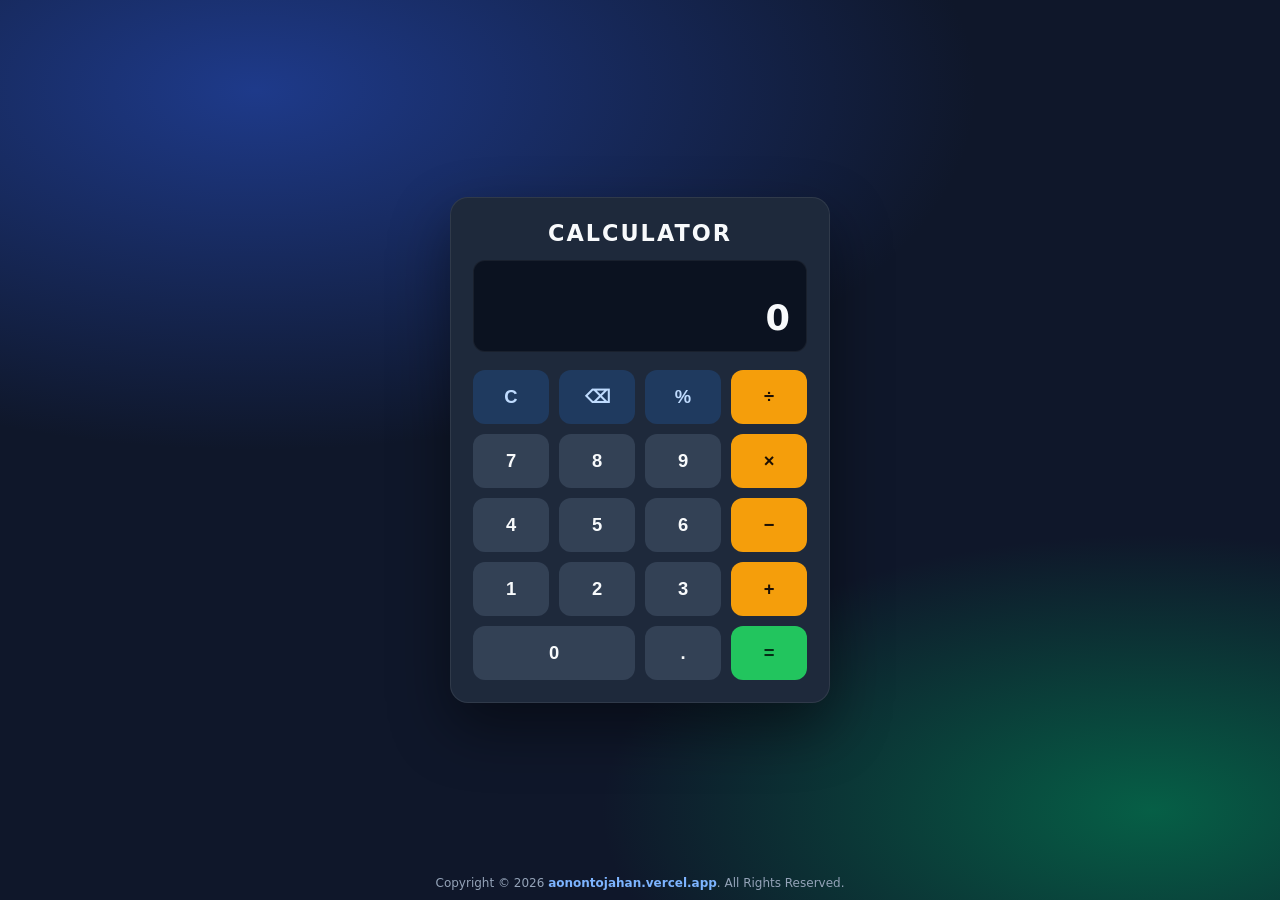
<file: WebDev-L2-Calculator/index.html>
<!DOCTYPE html>
<html lang="en">
<head>
  <meta charset="UTF-8" />
  <meta name="viewport" content="width=device-width, initial-scale=1.0" />
  <title>Calculator | OIBSIP Task 1</title>
  <link rel="stylesheet" href="style.css" />
</head>
<body>
  <main class="page">
    <section class="calculator" aria-label="Calculator">
      <header class="calc-header">
        <h1>CALCULATOR</h1>
      </header>

      <!-- Display screen: shows current input + result (click result for copy the result) -->
      <div class="display" aria-live="polite">
        <div id="expression" class="display-expression" aria-label="Expression">&nbsp;</div>
        <div id="result" class="display-result copyable" aria-label="Result" title="Click to copy result">0</div>
        <div id="copyToast" class="copy-toast" role="status" aria-live="polite">Copied!</div>
      </div>

      <!-- Button grid: CSS Grid layout, no inline onclick -->
      <div class="buttons" role="grid" aria-label="Calculator buttons">
        <button type="button" class="btn btn-func" data-action="clear" aria-label="Clear">C</button>
        <button type="button" class="btn btn-func" data-action="delete" aria-label="Backspace">&#9003;</button>
        <button type="button" class="btn btn-func" data-action="percent" aria-label="Percent">%</button>
        <button type="button" class="btn btn-op" data-action="operator" data-value="/" aria-label="Divide">&divide;</button>

        <button type="button" class="btn btn-num" data-action="number" data-value="7">7</button>
        <button type="button" class="btn btn-num" data-action="number" data-value="8">8</button>
        <button type="button" class="btn btn-num" data-action="number" data-value="9">9</button>
        <button type="button" class="btn btn-op" data-action="operator" data-value="*" aria-label="Multiply">&times;</button>

        <button type="button" class="btn btn-num" data-action="number" data-value="4">4</button>
        <button type="button" class="btn btn-num" data-action="number" data-value="5">5</button>
        <button type="button" class="btn btn-num" data-action="number" data-value="6">6</button>
        <button type="button" class="btn btn-op" data-action="operator" data-value="-" aria-label="Subtract">&minus;</button>

        <button type="button" class="btn btn-num" data-action="number" data-value="1">1</button>
        <button type="button" class="btn btn-num" data-action="number" data-value="2">2</button>
        <button type="button" class="btn btn-num" data-action="number" data-value="3">3</button>
        <button type="button" class="btn btn-op" data-action="operator" data-value="+" aria-label="Add">+</button>

        <button type="button" class="btn btn-num btn-zero" data-action="number" data-value="0">0</button>
        <button type="button" class="btn btn-num" data-action="decimal" data-value=".">.</button>
        <button type="button" class="btn btn-equals" data-action="equals" aria-label="Equals">=</button>
      </div>

    </section>
  </main>

  <footer class="site-footer">
    <p>Copyright © 2026 <a href="https://aonontojahan.vercel.app" target="_blank" rel="noopener">aonontojahan.vercel.app</a>. All Rights Reserved.</p>
  </footer>

  <script src="script.js"></script>
</body>
</html>
</file>
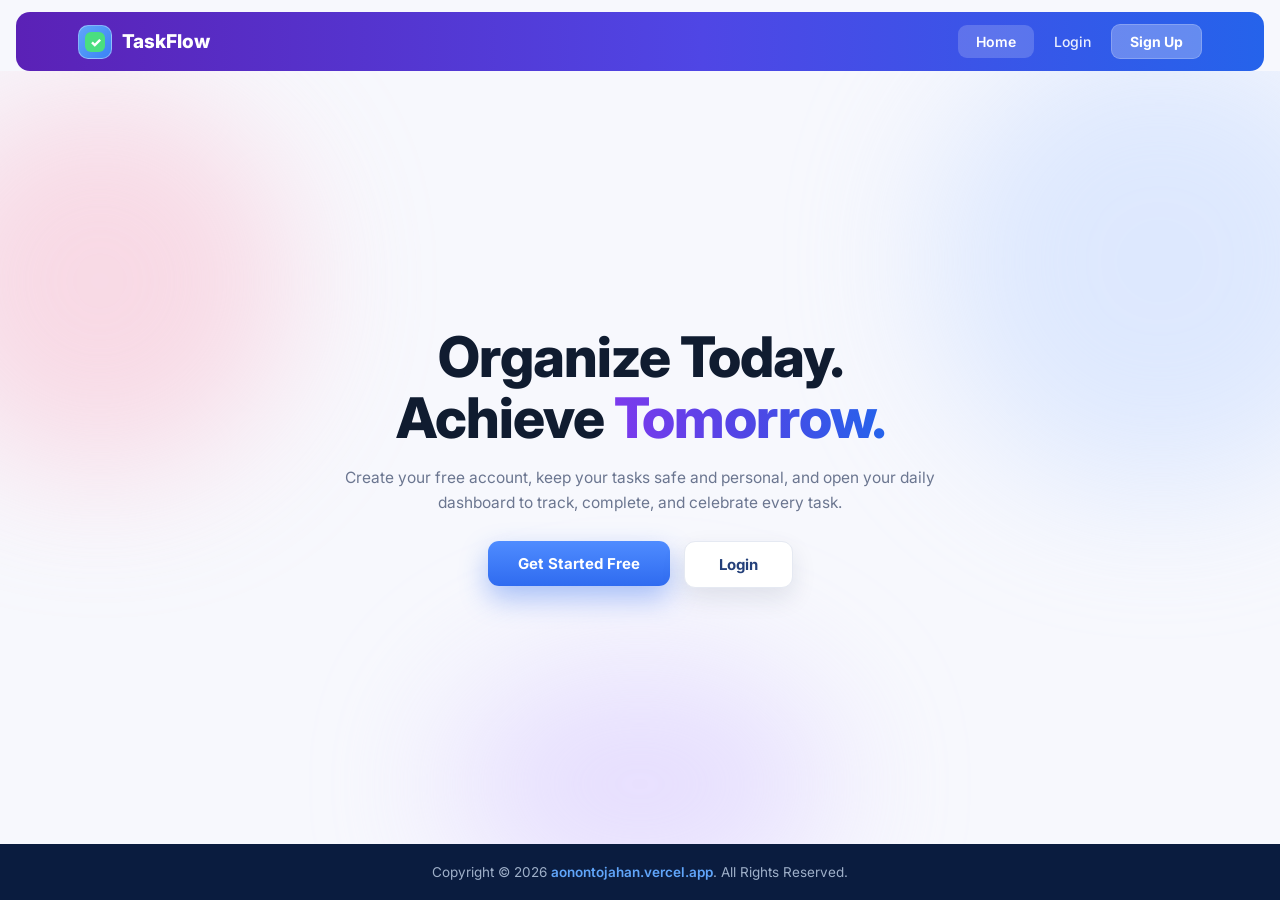
<file: WebDev-L2-LoginAuthenticationSystem/index.html>
<!DOCTYPE html>
<html lang="en">
<head>
  <meta charset="UTF-8">
  <meta name="viewport" content="width=device-width, initial-scale=1.0">
  <title>TaskFlow — Organize Today. Achieve Tomorrow.</title>
  <link rel="stylesheet" href="style.css">
  <link rel="preconnect" href="https://fonts.googleapis.com">
  <link href="https://fonts.googleapis.com/css2?family=Inter:wght@400;500;600;700;800&display=swap" rel="stylesheet">
</head>
<body class="landing-body">
  <nav class="landing-nav">
    <div class="landing-nav-inner">
      <a class="brand" href="index.html"><span class="brand-mark"><span>✓</span></span> TaskFlow</a>
      <div class="nav-links">
        <a class="nav-pill" href="index.html">Home</a>
        <a class="nav-link" href="login.html">Login</a>
        <a class="nav-cta" href="register.html">Sign Up</a>
      </div>
    </div>
  </nav>

  <main class="hero-wrap">
    <div class="blob blob-pink"></div>
    <div class="blob blob-blue"></div>
    <div class="blob blob-purple"></div>
    <div class="hero">
      <h1>Organize Today.<br>Achieve <span class="grad-text">Tomorrow.</span></h1>
      <p>Create your free account, keep your tasks safe and personal, and open your daily dashboard to track, complete, and celebrate every task.</p>
      <div class="hero-btns">
        <a href="register.html"><button class="btn-primary" type="button">Get Started Free</button></a>
        <a href="login.html"><button class="btn-white" type="button">Login</button></a>
      </div>
    </div>
  </main>

  <footer class="landing-footer">
    Copyright © 2026 <a href="https://aonontojahan.vercel.app" target="_blank" rel="noopener">aonontojahan.vercel.app</a>. All Rights Reserved.
  </footer>

  <script>
    // Logged-in users skip straight to the dashboard
    if (sessionStorage.getItem('taskflow_session')) {
      window.location.href = 'dashboard.html';
    }
  </script>
</body>
</html>
</file>
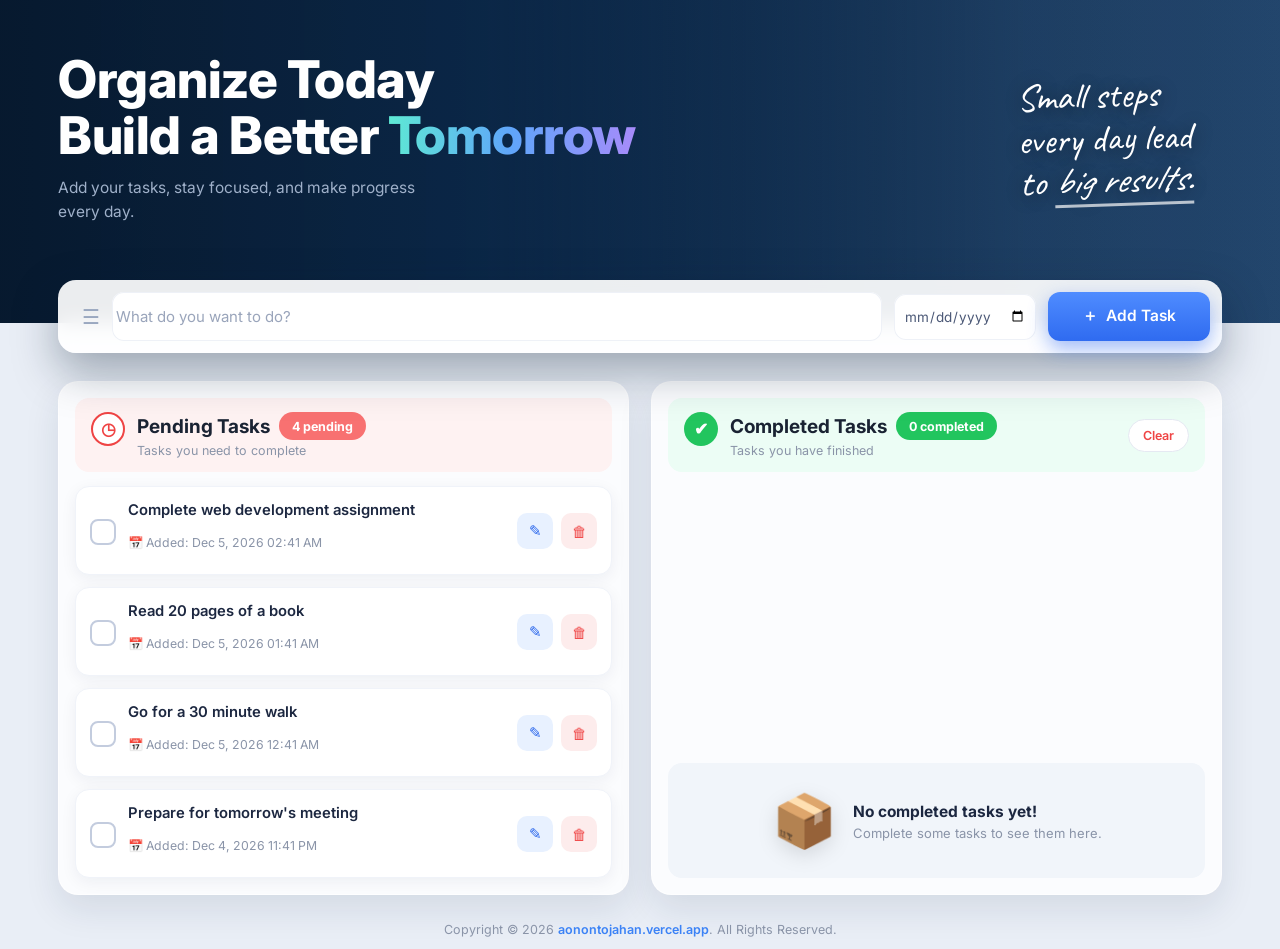
<file: WebDev-L2-ToDoWebApp/index.html>
<!DOCTYPE html>
<html lang="en">
<head>
  <meta charset="UTF-8">
  <meta name="viewport" content="width=device-width, initial-scale=1.0">
  <title>MyTodo — Organize Today</title>
  <link rel="stylesheet" href="style.css">
  <link rel="preconnect" href="https://fonts.googleapis.com">
  <link href="https://fonts.googleapis.com/css2?family=Inter:wght@400;500;600;700;800&family=Caveat:wght@600;700&display=swap" rel="stylesheet">
</head>
<body>

  <!-- ===== Hero / header ===== -->
  <header class="hero">
    <div class="hero-bg"></div>
    <div class="hero-inner">
      <div class="hero-grid">
        <div class="hero-left">
          <h1>Organize Today<br>Build a Better <span class="grad">Tomorrow</span></h1>
          <p class="hero-sub">Add your tasks, stay focused, and make progress<br>every day.</p>
        </div>
        <div class="hero-quote">Small steps<br>every day lead<br>to <em>big results.</em></div>
      </div>

      <!-- Add task bar -->
      <div class="add-bar">
        <form id="task-form" autocomplete="off">
          <span class="menu-icon">☰</span>
          <input type="text" id="task-input" placeholder="What do you want to do?" maxlength="200">
          <input type="date" id="task-date" title="Pick a day for this task">
          <button type="submit" id="add-btn">＋&nbsp; Add Task</button>
        </form>
        <p class="error" id="form-error" hidden>Please type a task first.</p>
      </div>
    </div>
  </header>

  <!-- ===== Two panels ===== -->
  <main class="panels" id="lists-container">

    <!-- Pending -->
    <section class="panel">
      <div class="panel-head pink">
        <div class="head-left">
          <span class="head-icon red">◷</span>
          <div>
            <h2>Pending Tasks <span class="num-badge red-badge" id="pending-count">0 pending</span></h2>
            <p>Tasks you need to complete</p>
          </div>
        </div>
      </div>

      <ul class="task-list" id="pending-list"></ul>

      <div class="empty-card" id="pending-empty">
        <div class="empty-art">📋</div>
        <div>
          <b>No pending tasks!</b>
          <p>Great job! You're all caught up.</p>
        </div>
      </div>
    </section>

    <!-- Completed -->
    <section class="panel">
      <div class="panel-head green">
        <div class="head-left">
          <span class="head-icon green-icon">✔</span>
          <div>
            <h2>Completed Tasks <span class="num-badge green-badge" id="completed-count">0 completed</span></h2>
            <p>Tasks you have finished</p>
          </div>
        </div>
        <button class="clear-btn" id="clear-completed">Clear</button>
      </div>

      <ul class="task-list" id="completed-list"></ul>

      <div class="empty-card" id="completed-empty">
        <div class="empty-art">📦</div>
        <div>
          <b>No completed tasks yet!</b>
          <p>Complete some tasks to see them here.</p>
        </div>
      </div>
    </section>

  </main>

  <footer class="site-footer">
    <p>Copyright © 2026 <a href="https://aonontojahan.vercel.app" target="_blank" rel="noopener">aonontojahan.vercel.app</a>. All Rights Reserved.</p>
  </footer>

  <!-- hidden fields used by script (progress kept for logic) -->
  <span id="stat-total" hidden>0</span>
  <span id="stat-pending" hidden>0</span>
  <span id="stat-completed" hidden>0</span>
  <span id="progress-pct" hidden>0%</span>
  <div id="progress-fill" hidden></div>
  <div id="ring-fill" hidden></div>

  <div class="toast" id="toast"></div>

  <script src="script.js"></script>
</body>
</html>
</file>
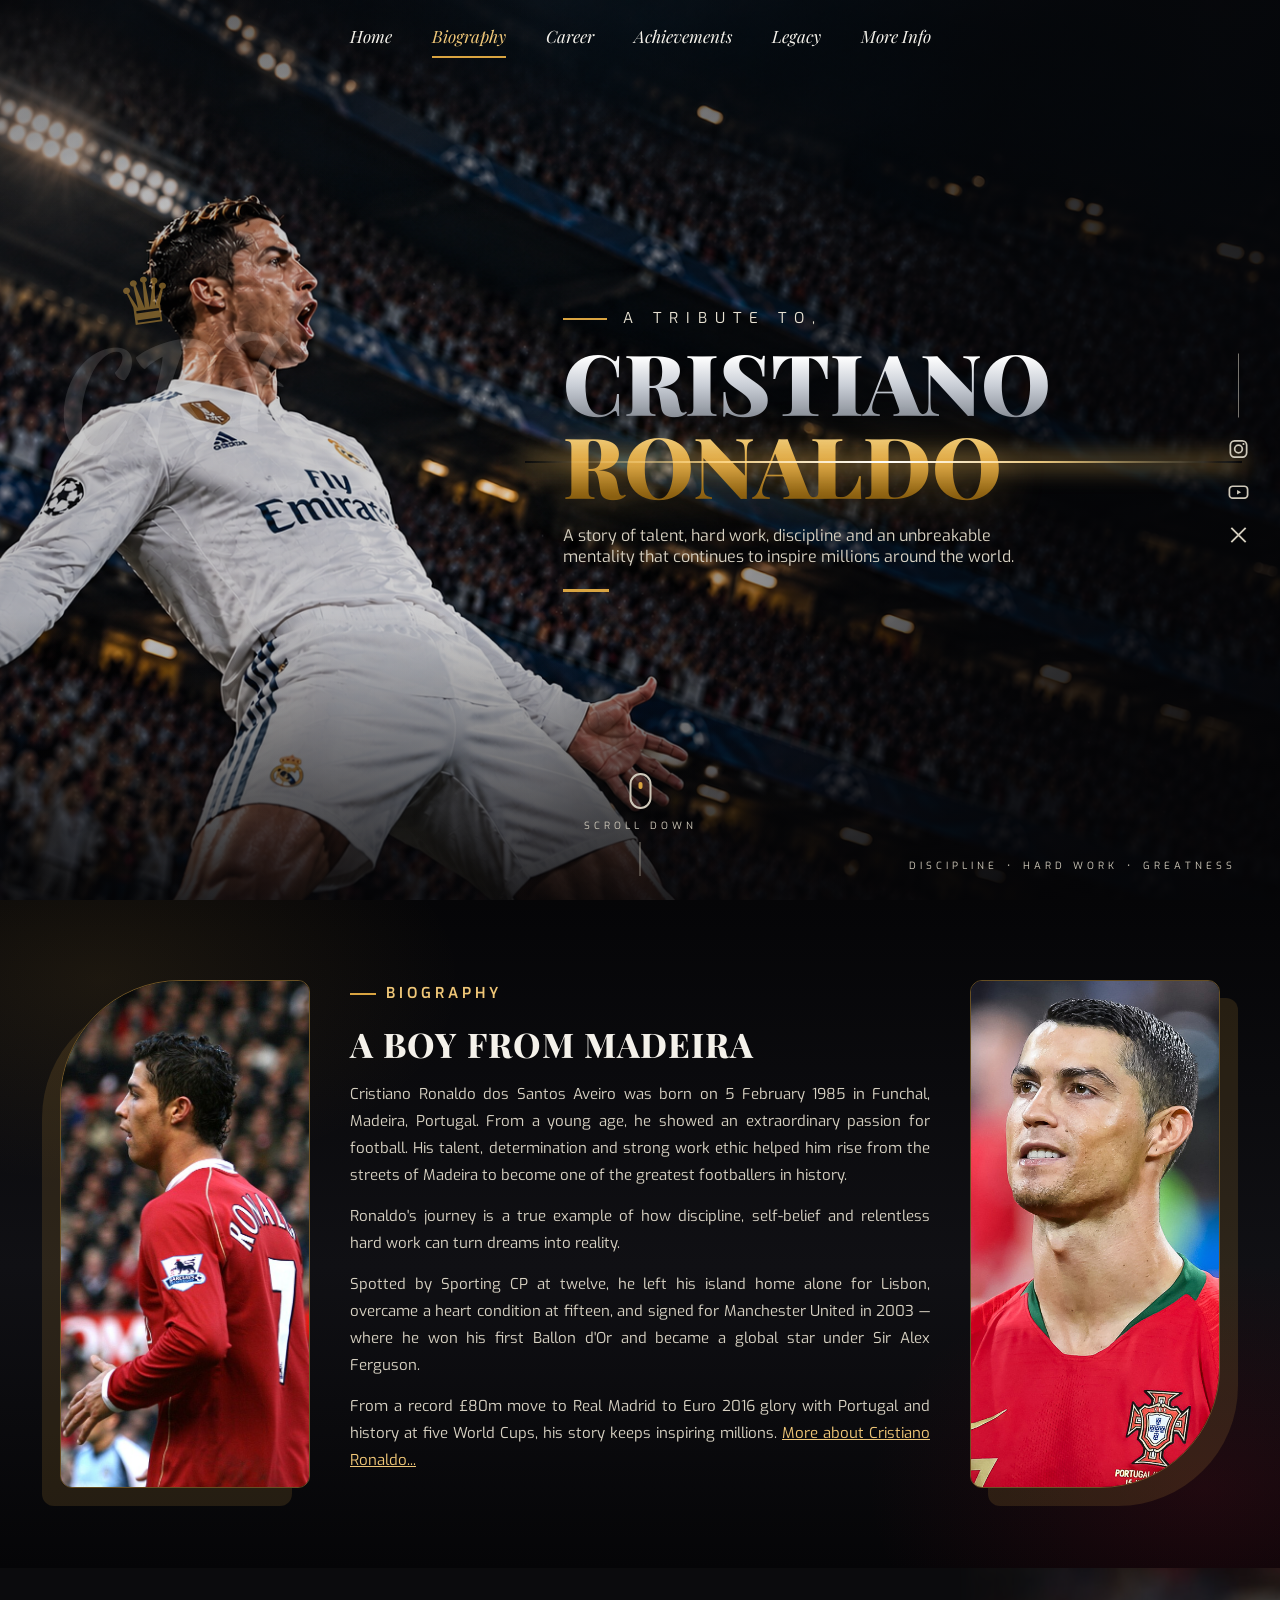
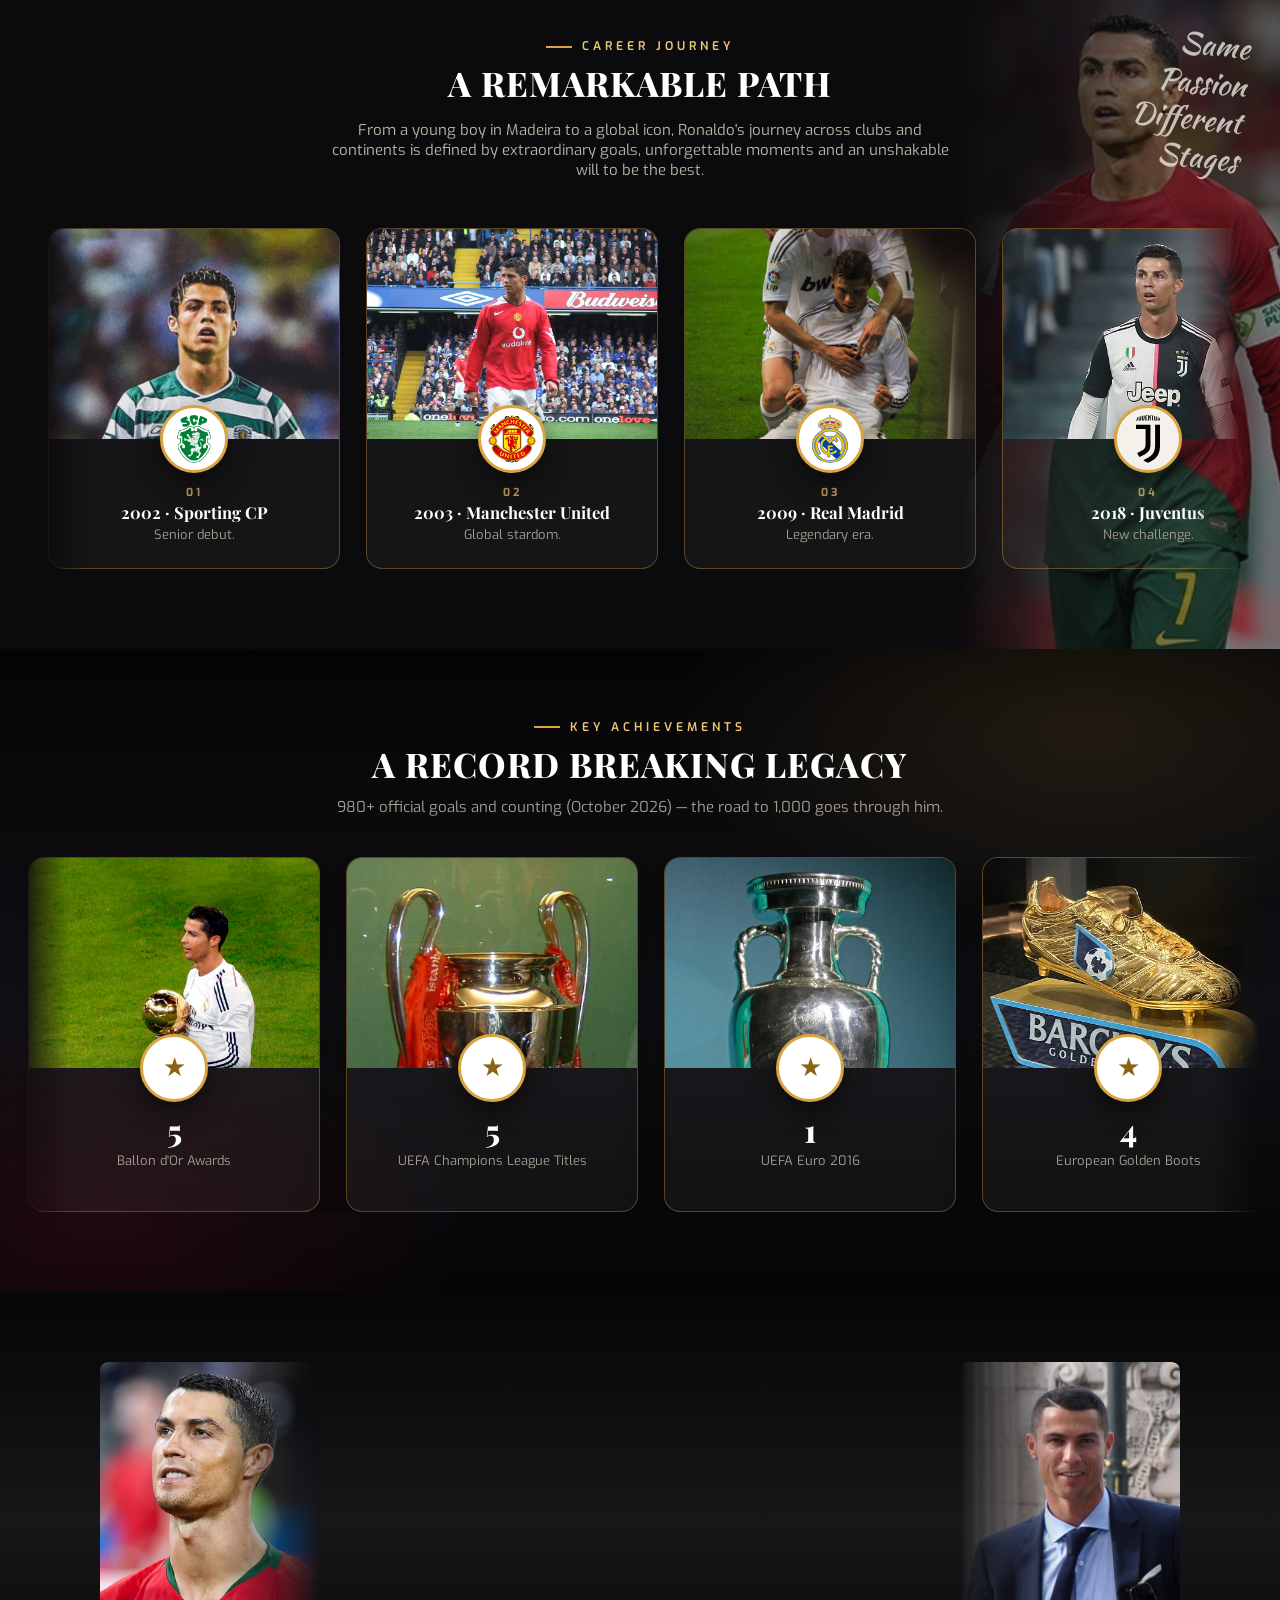
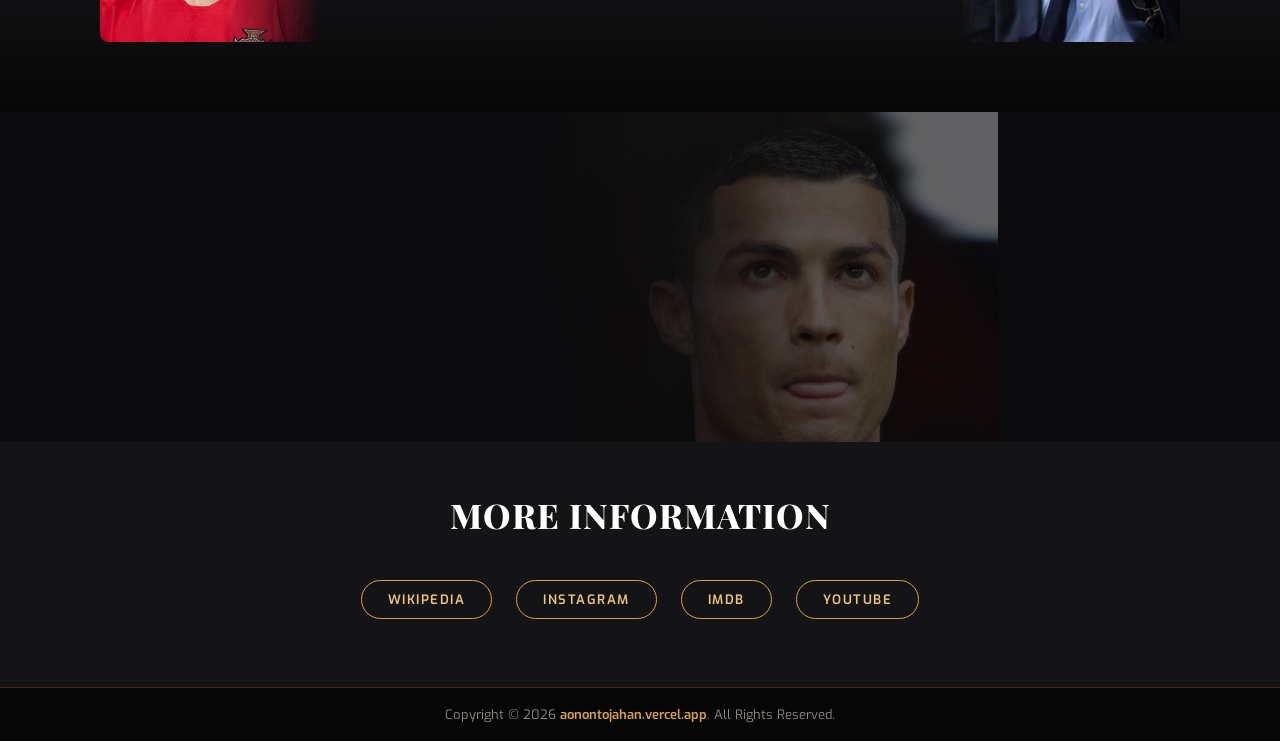
<file: WebDev-L2-TributePage/index.html>
<!DOCTYPE html>
<html lang="en">
	<head>
		<meta charset="utf-8" />
		<meta http-equiv="X-UA-Compatible" content="IE=edge" />
		<title>Tribute Page - Cristiano Ronaldo</title>
		<link rel="stylesheet" type="text/css" href="style.css" />
		<link
			href="https://fonts.googleapis.com/css?family=Exo:wght@400;500;600;700%7CKaushan+Script%7CPlayfair+Display:ital,wght@0,700;0,800;0,900;1,700&display=swap"
			rel="stylesheet"
		/>
		<meta name="viewport" content="width=device-width, initial-scale=1.0" />
		<meta
			name="description"
			content="A tribute to Cristiano Ronaldo — from Madeira to global icon. Biography, career journey, records and legacy."
		/>
	</head>
	<body>
		<!-- here is the navigation bar -->
		<header id="siteHeader">
			<nav class="navigation">
				<div class="nav-links">
					<a href="#home" class="links active">Home</a>
					<a href="#biography" class="links">Biography</a>
					<a href="#career" class="links">Career</a>
					<a href="#achievements" class="links">Achievements</a>
					<a href="#legacy" class="links">Legacy</a>
					<a href="#info" class="links">More Info</a>
				</div>
			</nav>
			<span class="openbtn" id="openBtn">&#9776;</span>
			<nav id="myNav" class="overlay">
				<a href="javascript:;" class="closebtn" id="closeBtn">&times;</a>
				<div class="overlay-content">
					<a href="#home">Home</a>
					<a href="#biography">Biography</a>
					<a href="#career">Career</a>
					<a href="#achievements">Achievements</a>
					<a href="#legacy">Legacy</a>
					<a href="#info">More Info</a>
				</div>
			</nav>
		</header>
		<!-- main information -->
		<main id="home">
			<!-- Hero -->
			<section class="hero">
				<img
					class="hero-bgfull"
					src="assets/Cristiano Ronaldo.png"
					alt="Cristiano Ronaldo performing his SIU goal celebration"
				/>
				<div class="hero-shade" aria-hidden="true"></div>
				<div class="hero-wm" aria-hidden="true">
					<span class="wm-crown">&#9819;</span>
					<span class="wm-cr7">CR7</span>
				</div>
				<div class="hero-inner">
					<div class="hero-text">
						<p class="hero-eyebrow">A tribute to,</p>
						<h1 class="title">
							<span class="silver">Cristiano</span>
							<span class="gold">Ronaldo</span>
						</h1>
						<span class="flare" aria-hidden="true"></span>
						<p class="hero-para">
							A story of talent, hard work, discipline and an unbreakable
							mentality that continues to inspire millions around the
							world.
						</p>
						<span class="hero-dash" aria-hidden="true"></span>
					</div>
				</div>
				<div class="hero-rail" aria-label="Social links">
					<span class="rail-line" aria-hidden="true"></span>
					<a
						href="https://www.instagram.com/cristiano/"
						title="Instagram"
						target="_blank"
						rel="noopener"
						aria-label="Instagram"
					>
						<svg viewBox="0 0 24 24" fill="none" stroke="currentColor" stroke-width="1.8" aria-hidden="true">
							<rect x="3.5" y="3.5" width="17" height="17" rx="4.5" />
							<circle cx="12" cy="12" r="4" />
							<circle cx="17.2" cy="6.8" r="1.1" fill="currentColor" stroke="none" />
						</svg>
					</a>
					<a
						href="https://www.youtube.com/results?search_query=cristiano+ronaldo"
						title="YouTube"
						target="_blank"
						rel="noopener"
						aria-label="YouTube"
					>
						<svg viewBox="0 0 24 24" fill="none" stroke="currentColor" stroke-width="1.8" aria-hidden="true">
							<rect x="2.5" y="6" width="19" height="12.5" rx="3.5" />
							<path d="M10.5 9.8v4.9l4.2-2.45z" fill="currentColor" stroke="none" />
						</svg>
					</a>
					<a
						href="https://x.com/Cristiano"
						title="X"
						target="_blank"
						rel="noopener"
						aria-label="X"
					>
						<svg viewBox="0 0 24 24" fill="none" stroke="currentColor" stroke-width="2" aria-hidden="true">
							<path d="M4.5 4.5l15 15M19.5 4.5l-15 15" />
						</svg>
					</a>
				</div>
				<a class="scroll-cue" href="#biography">
					<span class="mouse" aria-hidden="true"><span></span></span>
					Scroll down
				</a>
				<div class="hero-sign" aria-hidden="true">
					<span class="sign-values">Discipline&ensp;&bull;&ensp;Hard Work&ensp;&bull;&ensp;Greatness</span>
				</div>
			</section>
			<!-- Biography information -->
			<section id="biography">
				<figure class="bio-left">
					<img src="assets/cr7-united.jpg" alt="Young Cristiano Ronaldo" />
				</figure>
				<div class="bio-center">
					<p class="eyebrow">Biography</p>
					<h2>A boy from Madeira</h2>
					<p>
						Cristiano Ronaldo dos Santos Aveiro was born on 5 February 1985
						in Funchal, Madeira, Portugal. From a young age, he showed an
						extraordinary passion for football. His talent, determination
						and strong work ethic helped him rise from the streets of
						Madeira to become one of the greatest footballers in history.
					</p>
					<p>
						Ronaldo's journey is a true example of how discipline,
						self-belief and relentless hard work can turn dreams into
						reality.
					</p>
					<p>
						Spotted by Sporting CP at twelve, he left his island home alone
						for Lisbon, overcame a heart condition at fifteen, and signed
						for Manchester United in 2003 — where he won his first Ballon
						d'Or and became a global star under Sir Alex Ferguson.
					</p>
					<p>
						From a record £80m move to Real Madrid to Euro 2016 glory with
						Portugal and history at five World Cups, his story keeps
						inspiring millions.
						<a
							id="tribute-link-bio"
							href="https://en.wikipedia.org/wiki/Cristiano_Ronaldo"
							title="Cristiano Ronaldo Biography"
							target="_blank"
							rel="noopener"
							>More about Cristiano Ronaldo...</a
						>
					</p>
				</div>
				<figure class="bio-right">
					<img src="assets/cr7-portrait.jpg" alt="Cristiano Ronaldo at his peak" />
				</figure>
			</section>
			<!-- Career journey -->
			<section id="career">
				<img
					class="career-bg career-bg-right"
					src="assets/cr7-worldcup-2022.jpg"
					alt=""
					aria-hidden="true"
				/>
				<span class="same-passion" aria-hidden="true"
					>Same<br />Passion<br />Different<br />Stages</span
				>
				<p class="eyebrow eyebrow-center light">Career Journey</p>
				<h2 class="light">A remarkable path</h2>
				<p class="section-lead light">
					From a young boy in Madeira to a global icon, Ronaldo's journey
					across clubs and continents is defined by extraordinary goals,
					unforgettable moments and an unshakable will to be the best.
				</p>
				<div class="journey-viewport">
					<ol class="journey journey-track">
					<li class="stop">
						<figure><img src="assets/cr7-sporting.png" alt="Teenage Ronaldo in the Sporting CP shirt" /></figure>
						<img class="crest" src="assets/crest-sporting.svg" alt="Sporting CP crest" />
						<span class="step">01</span>
						<strong>2002 · Sporting CP</strong>
						<span>Senior debut.</span>
					</li>
					<li class="stop">
						<figure><img src="assets/cr7-united07.jpg" alt="Ronaldo in action for Manchester United" /></figure>
						<img class="crest" src="assets/crest-united.svg" alt="Manchester United crest" />
						<span class="step">02</span>
						<strong>2003 · Manchester United</strong>
						<span>Global stardom.</span>
					</li>
					<li class="stop">
						<figure><img src="assets/cr7-madrid10.jpg" alt="Ronaldo celebrating for Real Madrid" /></figure>
						<img class="crest" src="assets/crest-madrid.svg" alt="Real Madrid crest" />
						<span class="step">03</span>
						<strong>2009 · Real Madrid</strong>
						<span>Legendary era.</span>
					</li>
					<li class="stop">
						<figure><img src="assets/cr7-juve.jpg" alt="Ronaldo in the Juventus shirt" /></figure>
						<img class="crest crest-dark" src="assets/crest-juve.svg" alt="Juventus crest" />
						<span class="step">04</span>
						<strong>2018 · Juventus</strong>
						<span>New challenge.</span>
					</li>
					<li class="stop">
						<figure><img src="assets/cr7-united21b.jpg" alt="Ronaldo on his Manchester United return debut" /></figure>
						<img class="crest" src="assets/crest-united.svg" alt="Manchester United crest" />
						<span class="step">05</span>
						<strong>2021 · Manchester United</strong>
						<span>Return to the Theatre.</span>
					</li>
					<li class="stop">
						<figure><img src="assets/cr7-nassr.jpg" alt="Ronaldo in the yellow Al Nassr shirt" /></figure>
						<span class="crest crest-mono" aria-hidden="true">NSR</span>
						<span class="step">06</span>
						<strong>2023 · Al Nassr</strong>
						<span>A new chapter.</span>
					</li>
					<li class="stop">
						<figure><img src="assets/cr7-portugal25.jpg" alt="Ronaldo celebrating for Portugal" /></figure>
						<img class="crest" src="assets/crest-portugal.svg" alt="Portugal crest" />
						<span class="step">07</span>
						<strong>Portugal · National Team</strong>
						<span>Pride of a nation.</span>
					</li>
				</ol>
				</div>
			</section>
			<!-- Achievements -->
			<section id="achievements">
				<p class="eyebrow eyebrow-center light">Key Achievements</p>
				<h2 class="center light">A record breaking legacy</h2>
				<p class="section-lead center light">
					980+ official goals and counting (October 2026) — the road to
					1,000 goes through him.
				</p>
				<div class="records-viewport">
				<ul class="records records-cards records-track">
					<li>
						<figure class="frame-ballon"><img src="assets/trophy-ballon.jpg" alt="Cristiano Ronaldo holding the Ballon d'Or" /></figure>
						<span class="crest crest-star" aria-hidden="true">&#9733;</span>
						<strong>5</strong>
						<span>Ballon d'Or Awards</span>
					</li>
					<li>
						<figure class="frame-ucl"><img src="assets/trophy-ucl.jpg" alt="UEFA Champions League trophy" /></figure>
						<span class="crest crest-star" aria-hidden="true">&#9733;</span>
						<strong>5</strong>
						<span>UEFA Champions League Titles</span>
					</li>
					<li>
						<figure class="frame-euro"><img src="assets/trophy-euro.jpg" alt="Henri Delaunay Euro trophy" /></figure>
						<span class="crest crest-star" aria-hidden="true">&#9733;</span>
						<strong>1</strong>
						<span>UEFA Euro 2016</span>
					</li>
					<li>
						<figure><img src="assets/trophy-boot.jpg" alt="Golden Boot from the CR7 Museum" /></figure>
						<span class="crest crest-star" aria-hidden="true">&#9733;</span>
						<strong>4</strong>
						<span>European Golden Boots</span>
					</li>
					<li>
						<figure><img src="assets/cr7-portugal25.jpg" alt="Ronaldo celebrating a goal for Portugal" /></figure>
						<span class="crest crest-star" aria-hidden="true">&#9733;</span>
						<strong>980+</strong>
						<span>Career Goals</span>
					</li>
					<li>
						<figure><img src="assets/cr7-madrid.jpg" alt="Ronaldo celebrating a European triumph" /></figure>
						<span class="crest crest-star" aria-hidden="true">&#9733;</span>
						<strong>35+</strong>
						<span>Major Trophies</span>
					</li>
				</ul>
				</div>
			</section>
			<!-- Quote -->
			<section id="quote-two" class="quote-band">
				<figure class="quote-left">
					<img src="assets/cr7-portrait.jpg" alt="" aria-hidden="true" />
				</figure>
				<blockquote>
					<span class="qmark" aria-hidden="true">&ldquo;</span>
					<p>"Your love makes me strong, your hate makes me unstoppable."</p>
					<cite>&mdash; Cristiano Ronaldo</cite>
				</blockquote>
				<figure class="quote-right">
					<img
						src="assets/cr7-madrid.jpg"
						alt="Cristiano Ronaldo celebrating"
					/>
				</figure>
			</section>
			<!-- Legacy -->
			<section id="legacy">
				<img
					class="legacy-bg"
					src="assets/cr7-confeds.jpg"
					alt=""
					aria-hidden="true"
				/>
				<div class="legacy-text">
					<p class="eyebrow light">Legacy</p>
					<h2 class="light">More than goals</h2>
					<p>
						Cristiano Ronaldo's legacy goes beyond trophies and records. He
						is a symbol of discipline, resilience and the belief that with
						hard work and determination, anything is possible. His
						influence extends to millions of fans, young athletes and
						future generations around the world.
					</p>
				</div>
				<div class="legacy-sign">
					<span class="signature" aria-hidden="true">CR7</span>
					<span class="sign-sub">A legend for generations</span>
				</div>
			</section>
			<!-- More information in external links -->
			<section id="info">
				<h2>More information</h2>
				<div class="content-logos">
					<div class="logo">
						<a
							id="tribute-link"
							href="https://en.wikipedia.org/wiki/Cristiano_Ronaldo"
							title="Cristiano Ronaldo Biography"
							target="_blank"
							rel="noopener"
							>Wikipedia</a
						>
					</div>
					<div class="logo">
						<a
							href="https://www.instagram.com/cristiano/"
							title="Cristiano Ronaldo Instagram"
							target="_blank"
							rel="noopener"
							>Instagram</a
						>
					</div>
					<div class="logo">
						<a
							href="https://www.imdb.com/find?q=cristiano+ronaldo"
							title="Cristiano Ronaldo IMDb"
							target="_blank"
							rel="noopener"
							>IMDb</a
						>
					</div>
					<div class="logo">
						<a
							href="https://www.youtube.com/results?search_query=cristiano+ronaldo"
							title="Cristiano Ronaldo YouTube"
							target="_blank"
							rel="noopener"
							>YouTube</a
						>
					</div>
				</div>
			</section>
		</main>
		<!-- Footer  -->
		<footer>
			<p>
				Copyright &copy; 2026
				<a href="https://aonontojahan.vercel.app" target="_blank" rel="noopener">aonontojahan.vercel.app</a>.
				All Rights Reserved.
			</p>
		</footer>

		<script src="script.js"></script>
	</body>
</html>
</file>
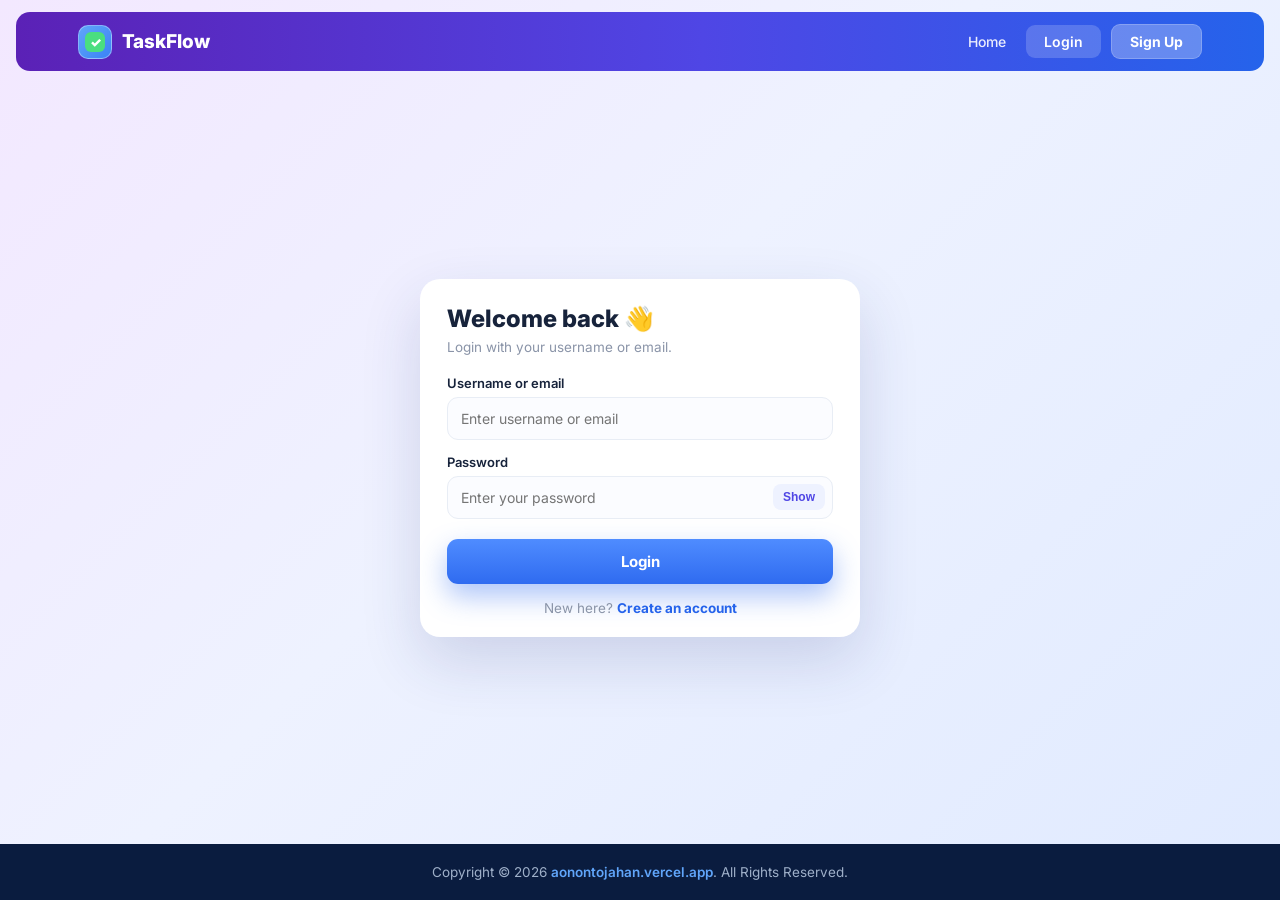
<file: WebDev-L2-LoginAuthenticationSystem/dashboard.html>
<!DOCTYPE html>
<html lang="en">
<head>
  <meta charset="UTF-8">
  <meta name="viewport" content="width=device-width, initial-scale=1.0">
  <title>TaskFlow — Dashboard</title>
  <link rel="stylesheet" href="style.css">
  <link href="https://fonts.googleapis.com/css2?family=Inter:wght@400;500;600;700;800&display=swap" rel="stylesheet">
</head>
<body class="dash-body">
  <header class="topbar">
    <div class="topbar-inner">
      <a class="brand" href="dashboard.html"><span class="brand-mark"><span>✓</span></span> TaskFlow</a>
      <div class="search-box">
        <input type="text" id="search" placeholder="Search tasks..." autocomplete="off">
      </div>
      <div class="user-menu">
        <button class="user-chip" id="user-chip" type="button" aria-haspopup="true" aria-expanded="false" title="Account">
          <span>👋</span> <span id="username-label">user</span> <span class="avatar" id="avatar">U</span> <span class="caret">▾</span>
        </button>
        <div class="user-dropdown" id="user-dropdown" hidden>
          <div class="dropdown-user" id="dropdown-user">user</div>
          <button class="logout-btn" id="logout-btn" type="button">Logout</button>
        </div>
      </div>
    </div>
  </header>

  <div class="dash-wrap">
    <section class="welcome">
      <div>
        <h2 id="welcome-title">Welcome Back! 👋</h2>
        <p>Here's an overview of your productivity today.</p>
      </div>
      <div class="date-pill">📅 <span id="today-pill">—</span></div>
    </section>

    <section class="stats">
      <div class="stat"><div class="stat-icon si-total">☰</div><div><b id="stat-total">0</b><span>Total Tasks</span></div></div>
      <div class="stat"><div class="stat-icon si-pending">◷</div><div><b id="stat-pending">0</b><span>Pending</span></div></div>
      <div class="stat"><div class="stat-icon si-done">✓</div><div><b id="stat-completed">0</b><span>Completed</span></div></div>
      <div class="stat"><div class="stat-icon si-due">📅</div><div><b id="stat-due">0</b><span>Due Today</span></div></div>
    </section>

    <main class="dash-grid">
      <!-- LEFT: tasks -->
      <section class="tasks-col">
        <div class="card">
          <div class="card-head">
            <h3>◔ My Tasks</h3>
            <div style="display:flex;align-items:center;gap:10px">
              <div class="pager">
                <button id="page-prev" type="button" title="Previous page">‹</button>
                <span id="page-info">1/1</span>
                <button id="page-next" type="button" title="Next page">›</button>
              </div>
              <button class="view-all" id="view-all" type="button">View All</button>
            </div>
          </div>
          <form class="add-row" id="add-form" autocomplete="off">
            <input type="text" id="new-title" placeholder="Add a new task..." maxlength="150">
            <select id="new-category">
              <option value="Study">Study</option>
              <option value="Personal">Personal</option>
              <option value="Health">Health</option>
              <option value="Work">Work</option>
            </select>
            <input type="date" id="new-date">
            <input type="time" id="new-time" title="Time (optional)" style="max-width:110px">
            <button class="add-btn" type="submit">+ Add</button>
          </form>
          <p class="field-error" id="add-error" hidden></p>
          <div class="filter-tabs" id="filters">
            <button class="ftab active" data-filter="all" type="button">All</button>
            <button class="ftab" data-filter="today" type="button">Today</button>
            <button class="ftab" data-filter="upcoming" type="button">Upcoming</button>
            <button class="ftab" data-filter="completed" type="button">Completed</button>
          </div>
          <div id="task-list"></div>
        </div>
      </section>

      <!-- MIDDLE -->
      <section>
        <div class="card">
          <div class="card-head"><h3>📊 Today's Progress</h3></div>
          <div class="ring-wrap">
            <svg width="130" height="130" viewBox="0 0 130 130">
              <circle cx="65" cy="65" r="52" fill="none" stroke="#e8edf5" stroke-width="13"/>
              <circle id="ring" cx="65" cy="65" r="52" fill="none" stroke="#2f6bf0" stroke-width="13"
                stroke-linecap="round" stroke-dasharray="326.7" stroke-dashoffset="163" transform="rotate(-90 65 65)"/>
              <text id="ring-text" x="65" y="62" text-anchor="middle" font-size="21" font-weight="800" fill="#17233b">0%</text>
              <text x="65" y="80" text-anchor="middle" font-size="11" fill="#8a94a8">Completed</text>
            </svg>
          </div>
        </div>

        <div class="card">
          <div class="card-head"><h3>📈 Weekly Activity</h3><span class="mini-tag">Tasks / day</span></div>
          <div class="bars" id="week-bars"></div>
        </div>
      </section>

      <!-- RIGHT -->
      <section>
        <div class="card" style="text-align:center">
          <div class="card-head"><h3>🎯 Completion Rate</h3></div>
          <div class="big-pct" id="rate-pct">0%</div>
          <p class="center-sub">of tasks done</p>
          <div class="progress-line"><span id="rate-bar" style="width:0%"></span></div>
          <div class="split"><span><b id="rate-done">0</b> <span style="color:var(--muted);font-weight:400">done</span></span><span><b id="rate-pending">0</b> <span style="color:var(--muted);font-weight:400">pending</span></span></div>
        </div>

        <div class="card">
          <div class="card-head"><h3>🚀 Completion Trend</h3><span class="mini-tag">Cumulative</span></div>
          <svg id="trend-svg" width="100%" height="130" viewBox="0 0 300 130" preserveAspectRatio="none"></svg>
        </div>
      </section>
    </main>
  </div>

  <footer class="dash-footer">
    Copyright © 2026 <a href="https://aonontojahan.vercel.app" target="_blank" rel="noopener">aonontojahan.vercel.app</a>. All Rights Reserved.
  </footer>

  <div class="toast" id="toast"></div>

  <script src="auth.js"></script>
  <script src="dashboard.js"></script>
</body>
</html>
</file>
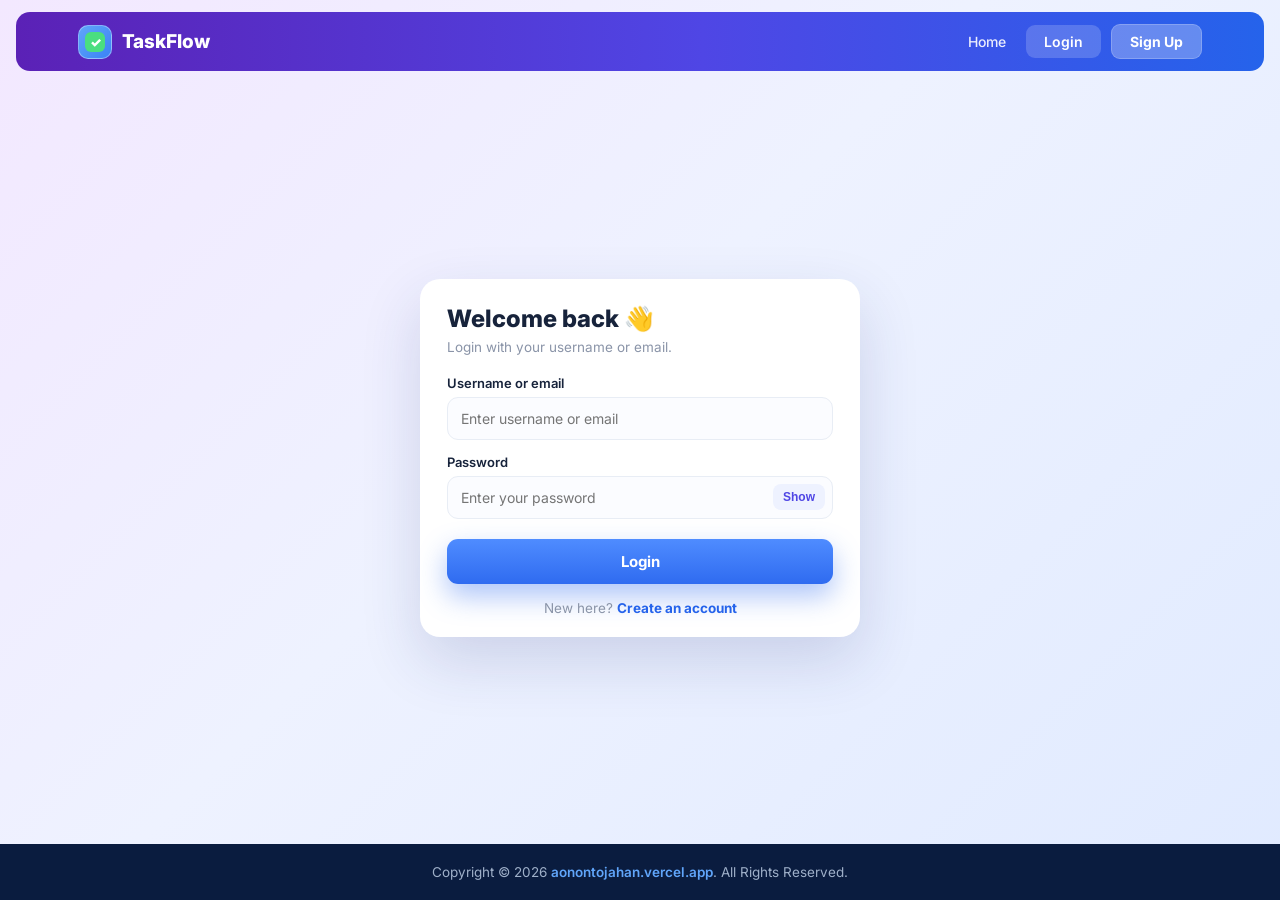
<file: WebDev-L2-LoginAuthenticationSystem/login.html>
<!DOCTYPE html>
<html lang="en">
<head>
  <meta charset="UTF-8">
  <meta name="viewport" content="width=device-width, initial-scale=1.0">
  <title>TaskFlow — Login</title>
  <link rel="stylesheet" href="style.css">
  <link href="https://fonts.googleapis.com/css2?family=Inter:wght@400;500;600;700;800&display=swap" rel="stylesheet">
</head>
<body class="auth-body">
  <nav class="landing-nav">
    <div class="landing-nav-inner">
      <a class="brand" href="index.html"><span class="brand-mark"><span>✓</span></span> TaskFlow</a>
      <div class="nav-links">
        <a class="nav-link" href="index.html">Home</a>
        <a class="nav-pill" href="login.html">Login</a>
        <a class="nav-cta" href="register.html">Sign Up</a>
      </div>
    </div>
  </nav>

  <main class="auth-main">
    <form class="auth-card" id="login-form" novalidate>
      <h2>Welcome back 👋</h2>
      <p class="sub">Login with your username or email.</p>
      <div class="form-error" id="login-error" hidden></div>

      <div class="field">
        <label for="login-id">Username or email</label>
        <input type="text" id="login-id" placeholder="Enter username or email" autocomplete="username" maxlength="80">
        <p class="field-error" id="err-login-id" hidden></p>
      </div>
      <div class="field">
        <label for="login-password">Password</label>
        <div class="pass-wrap">
          <input type="password" id="login-password" placeholder="Enter your password" autocomplete="current-password">
          <button type="button" class="toggle-pass" data-for="login-password">Show</button>
        </div>
        <p class="field-error" id="err-login-password" hidden></p>
      </div>

      <button class="btn-primary auth-btn" type="submit">Login</button>
      <p class="auth-switch">New here? <a href="register.html">Create an account</a></p>
    </form>
  </main>

  <footer class="landing-footer">
    Copyright © 2026 <a href="https://aonontojahan.vercel.app" target="_blank" rel="noopener">aonontojahan.vercel.app</a>. All Rights Reserved.
  </footer>

  <script src="auth.js"></script>
  <script>initLogin();</script>
</body>
</html>
</file>
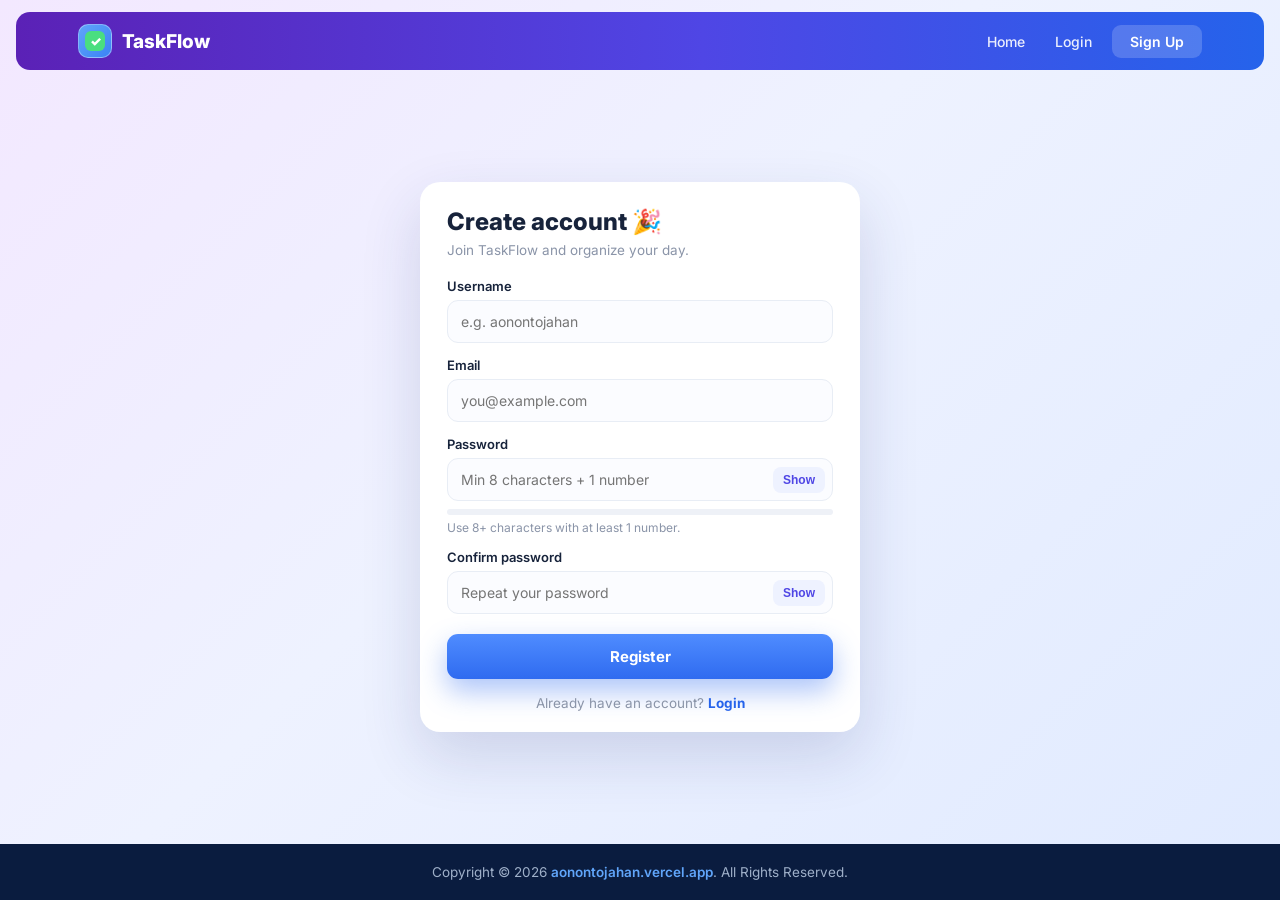
<file: WebDev-L2-LoginAuthenticationSystem/register.html>
<!DOCTYPE html>
<html lang="en">
<head>
  <meta charset="UTF-8">
  <meta name="viewport" content="width=device-width, initial-scale=1.0">
  <title>TaskFlow — Sign Up</title>
  <link rel="stylesheet" href="style.css">
  <link href="https://fonts.googleapis.com/css2?family=Inter:wght@400;500;600;700;800&display=swap" rel="stylesheet">
</head>
<body class="auth-body">
  <nav class="landing-nav">
    <div class="landing-nav-inner">
      <a class="brand" href="index.html"><span class="brand-mark"><span>✓</span></span> TaskFlow</a>
      <div class="nav-links">
        <a class="nav-link" href="index.html">Home</a>
        <a class="nav-link" href="login.html">Login</a>
        <a class="nav-pill" href="register.html">Sign Up</a>
      </div>
    </div>
  </nav>

  <main class="auth-main">
    <form class="auth-card" id="register-form" novalidate>
      <h2>Create account 🎉</h2>
      <p class="sub">Join TaskFlow and organize your day.</p>
      <div class="form-error" id="reg-error" hidden></div>
      <div class="form-success" id="reg-success" hidden></div>

      <div class="field">
        <label for="reg-username">Username</label>
        <input type="text" id="reg-username" placeholder="e.g. aonontojahan" autocomplete="username" maxlength="30">
        <p class="field-error" id="err-username" hidden></p>
      </div>
      <div class="field">
        <label for="reg-email">Email</label>
        <input type="email" id="reg-email" placeholder="you@example.com" autocomplete="email" maxlength="80">
        <p class="field-error" id="err-email" hidden></p>
      </div>
      <div class="field">
        <label for="reg-password">Password</label>
        <div class="pass-wrap">
          <input type="password" id="reg-password" placeholder="Min 8 characters + 1 number" autocomplete="new-password">
          <button type="button" class="toggle-pass" data-for="reg-password">Show</button>
        </div>
        <div class="strength"><span id="strength-bar"></span></div>
        <p class="strength-text" id="strength-text">Use 8+ characters with at least 1 number.</p>
        <p class="field-error" id="err-password" hidden></p>
      </div>
      <div class="field">
        <label for="reg-confirm">Confirm password</label>
        <div class="pass-wrap">
          <input type="password" id="reg-confirm" placeholder="Repeat your password" autocomplete="new-password">
          <button type="button" class="toggle-pass" data-for="reg-confirm">Show</button>
        </div>
        <p class="field-error" id="err-confirm" hidden></p>
      </div>

      <button class="btn-primary auth-btn" type="submit" id="register-btn">Register</button>
      <p class="auth-switch">Already have an account? <a href="login.html">Login</a></p>
    </form>
  </main>

  <footer class="landing-footer">
    Copyright © 2026 <a href="https://aonontojahan.vercel.app" target="_blank" rel="noopener">aonontojahan.vercel.app</a>. All Rights Reserved.
  </footer>

  <script src="auth.js"></script>
  <script>initRegister();</script>
</body>
</html>
</file>
<file: WebDev-L2-Calculator/style.css>
* {
  margin: 0;
  padding: 0;
  box-sizing: border-box;
}

:root {
  --bg: #0f172a;
  --card: #1e293b;
  --display: #0b1220;
  --text: #f8fafc;
  --muted: #94a3b8;
  --btn-num: #334155;
  --btn-num-hover: #475569;
  --btn-op: #f59e0b;
  --btn-op-hover: #fbbf24;
  --btn-func: #1f3a5f;
  --btn-equals: #22c55e;
  --btn-equals-hover: #16a34a;
  --danger: #ef4444;
  --radius: 18px;
  --shadow: 0 25px 60px rgba(0, 0, 0, 0.45);
}

body {
  font-family: "Segoe UI", system-ui, -apple-system, Roboto, Arial, sans-serif;
  background: radial-gradient(1200px 600px at 20% 10%, #1e3a8a 0%, transparent 60%),
    radial-gradient(1000px 500px at 90% 90%, #065f46 0%, transparent 55%),
    var(--bg);
  color: var(--text);
  height: 100vh;
  height: 100dvh;
  overflow: hidden;
}

.page {
  height: 100vh;
  height: 100dvh;
  display: flex;
  align-items: center;
  justify-content: center;
  padding: 16px;
  overflow: hidden;
}

.calculator {
  width: 100%;
  max-width: 380px;
  background: var(--card);
  border: 1px solid rgba(255, 255, 255, 0.08);
  border-radius: var(--radius);
  box-shadow: var(--shadow);
  padding: 22px;
}

.calc-header h1 {
  font-size: 1.4rem;
  letter-spacing: 2px;
  text-align: center;
  margin-bottom: 14px;
}

/* Display screen */
.display {
  position: relative;
  background: var(--display);
  border-radius: 12px;
  padding: 14px 16px;
  text-align: right;
  min-height: 86px;
  display: flex;
  flex-direction: column;
  justify-content: center;
  gap: 6px;
  overflow: hidden;
  border: 1px solid rgba(255, 255, 255, 0.06);
}

.display-expression {
  color: var(--muted);
  font-size: 0.95rem;
  min-height: 1.2em;
  word-wrap: break-word;
  overflow-wrap: anywhere;
}

.display-result {
  font-size: 2.2rem;
  font-weight: 700;
  line-height: 1.1;
  word-wrap: break-word;
  overflow-wrap: anywhere;
}

.display-result.copyable {
  cursor: pointer;
  border-radius: 8px;
  transition: background 0.15s ease;
}

.display-result.copyable:hover {
  background: rgba(255, 255, 255, 0.05);
}

.copy-toast {
  position: absolute;
  top: 8px;
  left: 50%;
  transform: translateX(-50%) translateY(-4px);
  background: rgba(34, 197, 94, 0.15);
  border: 1px solid rgba(74, 222, 128, 0.5);
  color: #4ade80;
  font-size: 0.72rem;
  font-weight: 700;
  letter-spacing: 0.5px;
  border-radius: 20px;
  padding: 3px 12px;
  opacity: 0;
  pointer-events: none;
  transition: opacity 0.2s ease, transform 0.2s ease;
}

.copy-toast.show {
  opacity: 1;
  transform: translateX(-50%) translateY(0);
}

.display-result.error {
  color: var(--danger);
  font-size: 1.15rem;
  font-weight: 600;
}

/* Button layout : CSS Grid */
.buttons {
  display: grid;
  grid-template-columns: repeat(4, 1fr);
  gap: 10px;
  margin-top: 18px;
}

.btn {
  border: none;
  border-radius: 12px;
  padding: 16px 0;
  font-size: 1.15rem;
  font-weight: 600;
  color: var(--text);
  background: var(--btn-num);
  cursor: pointer;
  transition: transform 0.06s ease, background 0.15s ease, filter 0.15s ease;
}

.btn:hover {
  background: var(--btn-num-hover);
}

.btn:active {
  transform: scale(0.96);
}

.btn:focus-visible {
  outline: 2px solid #fff;
  outline-offset: 2px;
}

.btn-func {
  background: var(--btn-func);
  color: #bfdbfe;
}

.btn-func:hover {
  filter: brightness(1.15);
}

.btn-op {
  background: var(--btn-op);
  color: #1c1005;
}

.btn-op:hover {
  background: var(--btn-op-hover);
}

.btn-equals {
  background: var(--btn-equals);
  color: #052e16;
}

.btn-equals:hover {
  background: var(--btn-equals-hover);
  color: #fff;
}

.btn-zero {
  grid-column: span 2;
}

/* Responsive */
@media (max-width: 420px) {
  .calculator {
    padding: 18px;
  }

  .display-result {
    font-size: 1.9rem;
  }

  .btn {
    padding: 14px 0;
  }
}

/* Site footer */
.site-footer {
  position: fixed;
  bottom: 10px;
  left: 0;
  right: 0;
  text-align: center;
  font-size: 12px;
  color: var(--muted);
  padding: 0 12px;
}

.site-footer a {
  color: #7db4ff;
  text-decoration: none;
  font-weight: 600;
}

.site-footer a:hover {
  text-decoration: underline;
}
</file>
<file: WebDev-L2-LoginAuthenticationSystem/style.css>
/* TaskFlow — Login Authentication System (Front-end only) */
* { margin: 0; padding: 0; box-sizing: border-box; }

:root {
  --primary: #3b82f6;
  --primary-dark: #2563eb;
  --purple: #7c3aed;
  --purple-dark: #5b21b6;
  --bg: #eef2f9;
  --card: #ffffff;
  --text: #17233b;
  --muted: #8a94a8;
  --border: #e8edf5;
  --green: #22c55e;
  --orange: #f59e0b;
  --red: #ef4444;
}

body {
  font-family: 'Inter', 'Segoe UI', system-ui, sans-serif;
  background: var(--bg);
  color: var(--text);
  min-height: 100vh;
}

a { text-decoration: none; }

/* ============ LANDING ============ */
.landing-body {
  background: #f7f8fd;
  min-height: 100vh;
  display: flex;
  flex-direction: column;
  position: relative;
  overflow-x: hidden;
}
.landing-nav {
  background: linear-gradient(90deg, #5b21b6 0%, #4f46e5 55%, #2563eb 100%);
  margin: 12px 16px 0;
  border-radius: 14px;
  padding: 12px 0;
  position: relative;
  z-index: 5;
}
.landing-nav-inner {
  max-width: 1180px; margin: 0 auto; padding: 0 28px;
  display: flex; justify-content: space-between; align-items: center;
}
.brand { display: flex; align-items: center; gap: 10px; color: #fff; font-weight: 800; font-size: 19px; }
.brand-mark {
  width: 34px; height: 34px; border-radius: 10px;
  background: linear-gradient(135deg, #60a5fa, #3b82f6);
  border: 1px solid rgba(255,255,255,.35);
  display: flex; align-items: center; justify-content: center;
  font-size: 17px;
}
.brand-mark span {
  background: #4ade80; color: #fff; width: 20px; height: 20px;
  border-radius: 6px; display: flex; align-items: center; justify-content: center;
  font-size: 13px; font-weight: 900;
}
.nav-links { display: flex; align-items: center; gap: 10px; }
.nav-pill {
  color: #fff; font-size: 14px; font-weight: 600;
  padding: 8px 18px; border-radius: 9px; border: none; cursor: pointer;
  background: rgba(255,255,255,.18);
}
.nav-link { color: rgba(255,255,255,.9); font-size: 14px; font-weight: 500; padding: 8px 10px; }
.nav-cta {
  background: rgba(255,255,255,.28); color: #fff;
  font-size: 14px; font-weight: 700; padding: 8px 18px; border-radius: 9px;
  border: 1px solid rgba(255,255,255,.2);
}
.nav-cta:hover, .nav-pill:hover { background: rgba(255,255,255,.32); }

.hero-wrap { position: relative; flex: 1; display: flex; align-items: center; justify-content: center; padding: 90px 20px 110px; }
.blob { position: absolute; border-radius: 50%; filter: blur(70px); opacity: .55; pointer-events: none; }
.blob-pink { width: 380px; height: 380px; background: #f9c5d5; left: -90px; top: 20px; opacity: .6; }
.blob-blue { width: 460px; height: 460px; background: #c9dcff; right: -110px; top: -40px; }
.blob-purple { width: 380px; height: 240px; background: #ddd0ff; left: 50%; transform: translateX(-50%); bottom: -60px; opacity: .65; }
.hero { position: relative; z-index: 2; text-align: center; max-width: 760px; }
.hero h1 { font-size: clamp(34px, 5vw, 56px); font-weight: 800; line-height: 1.1; letter-spacing: -1px; color: #101c30; }
.hero h1 .grad-text { background: linear-gradient(90deg, #7c3aed, #4f46e5, #2563eb); -webkit-background-clip: text; background-clip: text; color: transparent; }
.hero p { color: #6b7690; font-size: 15.5px; margin: 16px auto 0; line-height: 1.6; max-width: 620px; }
.hero-btns { display: flex; gap: 14px; justify-content: center; margin-top: 26px; flex-wrap: wrap; }
.btn-primary {
  background: linear-gradient(180deg, #4f8cff, #2f6bf0); color: #fff;
  border: none; font-weight: 700; font-size: 15px; font-family: inherit;
  padding: 13px 30px; border-radius: 11px; cursor: pointer;
  box-shadow: 0 12px 28px rgba(47,107,240,.4);
}
.btn-primary:hover { filter: brightness(1.06); transform: translateY(-1px); }
.btn-white {
  background: #fff; color: #24407a; border: 1px solid #e5e9f2;
  font-weight: 700; font-size: 15px; font-family: inherit;
  padding: 13px 34px; border-radius: 11px; cursor: pointer;
  box-shadow: 0 10px 24px rgba(20,35,70,.1);
}
.landing-footer {
  background: #0a1c3f; color: #9fb0c9; text-align: center;
  font-size: 13.5px; padding: 20px 15px; position: relative; z-index: 3;
}
.landing-footer a { color: #60a5fa; font-weight: 600; }

/* ============ AUTH ============ */
.auth-body {
  min-height: 100vh; display: flex; flex-direction: column;
  background: linear-gradient(135deg, #f3e8ff 0%, #eef2ff 45%, #e0eaff 100%);
}
.auth-main { flex: 1; display: flex; align-items: center; justify-content: center; padding: 40px 18px; }
.auth-card {
  background: #fff; width: 100%; max-width: 440px; border-radius: 20px;
  padding: 34px 32px 28px; box-shadow: 0 24px 60px rgba(40,50,120,.16);
  border: 1px solid rgba(255,255,255,.8);
}
.auth-card h2 { font-size: 24px; font-weight: 800; }
.auth-card .sub { color: var(--muted); font-size: 13.5px; margin: 6px 0 20px; }
.field { margin-bottom: 14px; }
.field label { display: block; font-size: 13px; font-weight: 600; margin-bottom: 6px; }
.field input, .field select {
  width: 100%; border: 1.5px solid var(--border); border-radius: 11px;
  padding: 12px 13px; font-size: 14px; font-family: inherit; outline: none; background: #fbfcff;
}
.field input:focus, .field select:focus { border-color: var(--primary); background: #fff; box-shadow: 0 0 0 3px rgba(59,130,246,.15); }
.pass-wrap { position: relative; }
.pass-wrap input { padding-right: 52px; }
.toggle-pass {
  position: absolute; right: 8px; top: 50%; transform: translateY(-50%);
  border: none; background: #eef2ff; color: #4f46e5; font-size: 12px; font-weight: 700;
  padding: 6px 10px; border-radius: 8px; cursor: pointer;
}
.form-error {
  background: #fef2f2; border: 1px solid #fecaca; color: #dc2626;
  font-size: 13px; font-weight: 500; border-radius: 10px; padding: 10px 12px; margin-bottom: 12px;
}
.form-success {
  background: #ecfdf5; border: 1px solid #a7f3d0; color: #059669;
  font-size: 13px; font-weight: 600; border-radius: 10px; padding: 10px 12px; margin-bottom: 12px;
}
.field-error { color: #dc2626; font-size: 12px; margin-top: 5px; }
.auth-btn { width: 100%; margin-top: 6px; }
.auth-switch { text-align: center; font-size: 13.5px; color: var(--muted); margin-top: 16px; }
.auth-switch a { color: var(--primary-dark); font-weight: 700; }
.strength { height: 6px; background: #eef1f7; border-radius: 99px; margin-top: 8px; overflow: hidden; }
.strength span { display: block; height: 100%; width: 0; border-radius: 99px; transition: .25s; }
.strength-text { font-size: 12px; color: var(--muted); margin-top: 5px; }
.hint { font-size: 12px; color: var(--muted); margin-top: 5px; }

/* ============ DASHBOARD ============ */
.dash-body { background: var(--bg); min-height: 100vh; }
.topbar {
  background: #fff; border-bottom: 1px solid var(--border);
  padding: 10px 18px; display: flex; align-items: center; gap: 14px;
  position: sticky; top: 0; z-index: 20;
}
.topbar .brand { color: var(--text); font-size: 17px; }
.search-box { flex: 1; max-width: 420px; margin: 0 auto; position: relative; }
.search-box input {
  width: 100%; border: 1px solid var(--border); background: #f6f8fc;
  border-radius: 999px; padding: 9px 16px 9px 36px; font-size: 13.5px; font-family: inherit; outline: none;
}
.search-box input:focus { border-color: var(--primary); background: #fff; }
.search-box::before { content: '⌕'; position: absolute; left: 13px; top: 50%; transform: translateY(-50%); color: var(--muted); font-size: 16px; }
.user-chip { display: flex; align-items: center; gap: 9px; font-size: 13.5px; font-weight: 600; }
.avatar {
  width: 32px; height: 32px; border-radius: 50%;
  background: linear-gradient(135deg, #a78bfa, #7c3aed); color: #fff;
  display: flex; align-items: center; justify-content: center; font-weight: 800; font-size: 14px;
}
.logout-btn {
  background: #fff; border: 1.5px solid #fca5a5; color: #ef4444;
  font-weight: 700; font-size: 13px; font-family: inherit;
  padding: 7px 16px; border-radius: 9px; cursor: pointer;
}
.logout-btn:hover { background: #fef2f2; }

.dash-wrap { max-width: 1280px; margin: 0 auto; padding: 14px 14px 10px; }
.welcome {
  background: linear-gradient(90deg, #6d28d9 0%, #4f46e5 55%, #3b82f6 100%);
  border-radius: 16px; padding: 20px 24px; color: #fff;
  display: flex; justify-content: space-between; align-items: center; gap: 12px;
  position: relative; overflow: hidden;
}
.welcome::after {
  content: ''; position: absolute; right: -60px; top: -60px; width: 240px; height: 240px;
  background: rgba(255,255,255,.12); border-radius: 50%;
}
.welcome h2 { font-size: 21px; font-weight: 800; }
.welcome p { font-size: 13px; opacity: .85; margin-top: 4px; }
.date-pill {
  background: rgba(255,255,255,.2); border: 1px solid rgba(255,255,255,.3);
  font-size: 12.5px; font-weight: 600; padding: 8px 14px; border-radius: 10px;
  white-space: nowrap; z-index: 1;
}

.stats { display: grid; grid-template-columns: repeat(4, 1fr); gap: 12px; margin: 12px 0; }
.stat {
  background: #fff; border-radius: 14px; padding: 14px 16px;
  display: flex; gap: 12px; align-items: center;
  box-shadow: 0 6px 18px rgba(20,35,70,.06); border: 1px solid rgba(255,255,255,.9);
}
.stat-icon { width: 38px; height: 38px; border-radius: 11px; display: flex; align-items: center; justify-content: center; font-size: 17px; flex-shrink: 0; }
.si-total { background: #eef4ff; } .si-pending { background: #fef3e2; }
.si-done { background: #e9fbef; } .si-due { background: #f1efff; }
.stat b { font-size: 22px; display: block; line-height: 1; }
.stat span { font-size: 12px; color: var(--muted); }

.dash-grid { display: grid; grid-template-columns: 1.25fr 1fr 1fr; gap: 12px; align-items: start; }
.card {
  background: #fff; border-radius: 14px; padding: 15px;
  box-shadow: 0 6px 18px rgba(20,35,70,.06); border: 1px solid rgba(255,255,255,.9);
  margin-bottom: 12px;
}
.card-head { display: flex; justify-content: space-between; align-items: center; margin-bottom: 12px; }
.card-head h3 { font-size: 14px; font-weight: 700; }
.view-all { border: none; background: none; color: var(--orange); font-weight: 700; font-size: 12.5px; cursor: pointer; font-family: inherit; }
.mini-tag { background: #eef2ff; color: #4f46e5; font-size: 11px; font-weight: 700; padding: 4px 11px; border-radius: 99px; }

.add-row { display: flex; gap: 7px; margin-bottom: 12px; }
.add-row input[type="text"] {
  flex: 1; min-width: 0; border: 1.5px solid var(--border); border-radius: 10px;
  padding: 9px 11px; font-size: 13px; font-family: inherit; outline: none;
}
.add-row select, .add-row input[type="date"] {
  border: 1.5px solid var(--border); border-radius: 10px; padding: 9px 8px;
  font-size: 12.5px; font-family: inherit; outline: none; background: #fff; max-width: 132px;
}
.add-btn {
  background: linear-gradient(180deg, #4f8cff, #2f6bf0); color: #fff; border: none;
  font-weight: 700; font-size: 13px; font-family: inherit; padding: 9px 16px;
  border-radius: 10px; cursor: pointer; white-space: nowrap;
  box-shadow: 0 6px 16px rgba(47,107,240,.35);
}
.filter-tabs { display: flex; gap: 6px; margin-bottom: 12px; flex-wrap: wrap; }
.ftab {
  border: 1px solid var(--border); background: #f6f8fc; color: #6b7690;
  font-size: 12px; font-weight: 600; font-family: inherit;
  padding: 6px 13px; border-radius: 99px; cursor: pointer;
}
.ftab.active { background: #101c30; color: #fff; border-color: #101c30; }

.task-item {
  display: flex; gap: 10px; align-items: flex-start;
  padding: 10px 4px; border-top: 1px solid #f0f3f9;
}
.check {
  width: 21px; height: 21px; border-radius: 50%; border: 2px solid #cbd3e3;
  background: #fff; cursor: pointer; flex-shrink: 0; margin-top: 2px;
  display: flex; align-items: center; justify-content: center; color: #fff; font-size: 12px; font-weight: 900;
}
.task-item.done .check { background: var(--green); border-color: var(--green); }
.task-info { flex: 1; min-width: 0; }
.task-title { font-size: 13.5px; font-weight: 600; word-break: break-word; }
.task-item.done .task-title { text-decoration: line-through; color: var(--muted); }
.task-meta { font-size: 11.5px; color: var(--muted); margin-top: 3px; }
.cat-badge { font-size: 11px; font-weight: 700; padding: 3px 10px; border-radius: 7px; white-space: nowrap; }
.cat-Study { background: #e0eaff; color: #2f5bE0; }
.cat-Personal { background: #efe6ff; color: #7c3aed; }
.cat-Health { background: #dcfbe7; color: #16a34a; }
.cat-Work { background: #fef0d9; color: #d97706; }
.task-ops { display: flex; gap: 5px; }
.mini-btn {
  width: 28px; height: 26px; border-radius: 8px; border: none; cursor: pointer;
  background: #eef1f7; color: #6b7690; font-size: 12px;
}
.mini-btn:hover { background: #e0e7ff; }
.mini-btn.del:hover { background: #fee2e2; color: var(--red); }
.empty-tasks { text-align: center; color: var(--muted); font-size: 13px; padding: 22px 10px; }

.ring-wrap { display: flex; justify-content: center; padding: 6px 0 2px; }
.big-pct { font-size: 30px; font-weight: 800; color: var(--primary-dark); text-align: center; }
.center-sub { text-align: center; font-size: 12px; color: var(--muted); }
.progress-line { height: 9px; background: #e8edf5; border-radius: 99px; overflow: hidden; margin: 12px 0 8px; }
.progress-line span { display: block; height: 100%; background: linear-gradient(90deg, #4f46e5, #3b82f6); border-radius: 99px; transition: width .4s; }
.split { display: flex; justify-content: space-between; font-size: 13px; font-weight: 600; }

.bars { display: flex; align-items: flex-end; gap: 10px; justify-content: space-between; padding: 14px 6px 4px; }
.bar-col { flex: 1; text-align: center; }
.bar-val { font-size: 11.5px; font-weight: 700; margin-bottom: 5px; display: block; }
.bar { border-radius: 8px 8px 6px 6px; background: linear-gradient(180deg, #6d9bff, #2f6bf0); min-height: 8px; margin: 0 auto; max-width: 34px; }
.bar-day { font-size: 11px; color: var(--muted); font-weight: 600; margin-top: 6px; }

.toast {
  position: fixed; bottom: 24px; left: 50%; transform: translateX(-50%) translateY(80px);
  background: #101c30; color: #fff; font-size: 14px; padding: 12px 24px;
  border-radius: 999px; opacity: 0; transition: .3s; z-index: 99; pointer-events: none;
  max-width: 90vw; text-align: center;
}
.toast.show { transform: translateX(-50%) translateY(0); opacity: 1; }

.dash-footer { text-align: center; font-size: 12.5px; color: var(--muted); padding: 16px 10px 22px; }
.dash-footer a { color: var(--primary-dark); font-weight: 600; }

@media (max-width: 1080px) {
  .dash-grid { grid-template-columns: 1fr 1fr; }
  .tasks-col { grid-column: 1 / -1; }
}
@media (max-width: 760px) {
  .stats { grid-template-columns: 1fr 1fr; }
  .dash-grid { grid-template-columns: 1fr; }
  .search-box { display: none; }
  .add-row { flex-wrap: wrap; }
  .add-row input[type="text"] { flex: 1 1 100%; }
  .welcome { flex-direction: column; align-items: flex-start; }
}

/* ============ SINGLE-VIEWPORT: no page scroll, no scrollbars anywhere ============ */
html, body { height: 100%; overflow: hidden; overscroll-behavior: none; }
* { scrollbar-width: none !important; }
*::-webkit-scrollbar { display: none !important; }

.landing-body { height: 100vh; height: 100dvh; overflow: hidden; }
.hero-wrap { flex: 1; min-height: 0; overflow: hidden; padding: 30px 20px; }

.auth-body { height: 100vh; height: 100dvh; overflow: hidden; }
.auth-main { flex: 1; min-height: 0; overflow-y: auto; padding: 10px 18px; align-items: center; }
.auth-card { padding: 24px 26px 20px; margin: auto; flex-shrink: 0; }

.dash-body { height: 100vh; height: 100dvh; overflow: hidden; display: flex; flex-direction: column; }
.topbar { flex-shrink: 0; }
.dash-wrap { flex: 1; min-height: 0; overflow-y: auto; display: block; padding: 12px 14px 8px; }
.dash-footer { flex-shrink: 0; padding: 10px 10px 12px; }

/* Compact mode for short screens so everything still fits one viewport */
@media (max-height: 780px) {
  .welcome { padding: 12px 18px; }
  .welcome h2 { font-size: 18px; }
  .stat { padding: 9px 13px; }
  .stat b { font-size: 18px; }
  .card { padding: 11px; margin-bottom: 10px; }
  .ring-wrap svg { width: 104px; height: 104px; }
  .bars { padding: 8px 4px 2px; }
  #trend-svg { height: 96px; }
  .auth-card { padding: 18px 22px 16px; }
  .auth-card .sub { margin: 4px 0 12px; }
  .field { margin-bottom: 10px; }
}

/* ============ STRICT NO-SCROLL DASHBOARD: fixed single screen, pager not scroll ============ */
.topbar { padding: 7px 16px; }
.dash-wrap {
  display: flex; flex-direction: column;
  overflow: hidden; gap: 10px; padding: 10px 14px 6px;
}
.welcome { flex-shrink: 0; padding: 11px 20px; }
.welcome h2 { font-size: 18px; }
.welcome p { font-size: 12px; }
.date-pill { padding: 6px 12px; }
.stats { flex-shrink: 0; margin: 0; }
.stat { padding: 8px 13px; }
.stat b { font-size: 19px; }
.stat-icon { width: 32px; height: 32px; font-size: 15px; }
.dash-grid { flex: 1; min-height: 0; overflow: hidden; margin: 0; align-items: stretch; }
.dash-grid > section { display: flex; flex-direction: column; }
.dash-grid > section > .card:last-child { flex: 1; display: flex; flex-direction: column; }
.dash-grid > section > .card:last-child .bars,
.dash-grid > section > .card:last-child #trend-svg { flex: 1; }
.dash-grid > section { min-width: 0; min-height: 0; overflow: hidden; }
.dash-grid .card { padding: 12px; margin-bottom: 10px; }
.dash-grid .card:last-child { margin-bottom: 0; }
.card-head { margin-bottom: 10px; }
.tasks-col { height: 100%; }
.tasks-col .card { height: 100%; display: flex; flex-direction: column; }
.add-row { margin-bottom: 10px; }
.add-row input[type="text"] { padding: 8px 10px; }
.add-row select, .add-row input[type="date"], .add-row input[type="time"] { padding: 8px 6px; }
.add-btn { padding: 8px 14px; }
.filter-tabs { margin-bottom: 8px; }
#task-list { flex: 1; min-height: 0; overflow: hidden; }
.task-item { height: 54px; padding: 7px 4px; overflow: hidden; flex-shrink: 0; }
.task-title { white-space: nowrap; overflow: hidden; text-overflow: ellipsis; }
.pager { display: flex; align-items: center; gap: 6px; }
.pager button {
  width: 24px; height: 24px; border-radius: 8px; border: 1px solid var(--border);
  background: #f6f8fc; color: #4f46e5; font-size: 14px; font-weight: 800;
  cursor: pointer; line-height: 1; font-family: inherit;
}
.pager button:hover:not(:disabled) { background: #e0e7ff; }
.pager button:disabled { opacity: .35; cursor: default; }
#page-info { font-size: 12px; color: var(--muted); font-weight: 700; min-width: 32px; text-align: center; }
.ring-wrap svg { width: 104px; height: 104px; }
.bars { padding: 8px 4px 2px; }
#trend-svg { height: 100px; }
.big-pct { font-size: 27px; }
.progress-line { margin: 9px 0 7px; }
.dash-footer { padding: 8px 10px 10px; }

/* Extra squeeze for short screens — still zero scroll */
@media (max-height: 700px) {
  .task-item { height: 48px; padding: 5px 4px; }
  .ring-wrap svg { width: 88px; height: 88px; }
  .welcome { padding: 9px 18px; }
  .welcome h2 { font-size: 16px; }
  .welcome p { display: none; }
  .stat { padding: 6px 11px; }
  .stat b { font-size: 17px; }
  .stat-icon { width: 28px; height: 28px; }
  #trend-svg { height: 84px; }
  .big-pct { font-size: 24px; }
}

/* ============ TOPBAR: inset aligned with body + username dropdown ============ */
.topbar { display: block; padding: 0; }
.topbar-inner {
  max-width: 1280px; margin: 0 auto; padding: 8px 14px;
  display: flex; align-items: center; gap: 14px;
}
button.user-chip {
  border: 1px solid transparent; background: transparent; cursor: pointer;
  font-family: inherit; border-radius: 999px; padding: 4px 8px;
  display: flex; align-items: center; gap: 9px; font-size: 13.5px; font-weight: 600; color: var(--text);
}
button.user-chip:hover { background: #f1f5fb; border-color: var(--border); }
.caret { font-size: 10px; color: var(--muted); }
.user-menu { position: relative; }
.user-dropdown {
  position: absolute; right: 0; top: calc(100% + 8px);
  background: #fff; border: 1px solid var(--border); border-radius: 12px;
  box-shadow: 0 16px 40px rgba(20,35,70,.16); padding: 8px; min-width: 180px; z-index: 50;
}
.dropdown-user {
  font-size: 12.5px; font-weight: 700; padding: 8px 10px;
  border-bottom: 1px solid #eef1f7; margin-bottom: 6px;
  white-space: nowrap; overflow: hidden; text-overflow: ellipsis;
}
.user-dropdown .logout-btn { width: 100%; }
</file>
<file: WebDev-L2-ToDoWebApp/style.css>
/* MyTodo — matching reference design */

* { margin: 0; padding: 0; box-sizing: border-box; }

body {
  font-family: 'Inter', 'Segoe UI', sans-serif;
  background: #e9eef6;
  color: #1a2333;
  min-height: 100vh;
  display: flex;
  flex-direction: column;
}

/* ---------- HERO ---------- */
.hero { position: relative; padding-bottom: 0; }
.hero-bg {
  position: absolute; inset: 0;
  background:
    linear-gradient(90deg, rgba(7,25,46,.97) 0%, rgba(10,38,70,.92) 38%, rgba(10,38,70,.55) 60%, rgba(10,38,70,.15) 80%),
    url('https://images.unsplash.com/photo-1506905925346-21bda4d32df4?q=80&w=1800&auto=format&fit=crop') center 65% / cover no-repeat,
    linear-gradient(90deg, #071e38, #274b73);
}
.hero-inner {
  position: relative; z-index: 2;
  max-width: 1220px; margin: 0 auto;
  padding: 18px 28px 0;
}

.topbar { display: flex; justify-content: space-between; align-items: center; }
.logo { display: flex; align-items: center; gap: 9px; }
.logo-box {
  width: 32px; height: 32px; border-radius: 9px;
  background: linear-gradient(135deg, #4facfe, #3b82f6);
  display: flex; align-items: center; justify-content: center;
  color: #fff; font-weight: 800; font-size: 17px;
}
.logo-text { color: #fff; font-weight: 700; font-size: 18px; }
.top-right { display: flex; align-items: center; gap: 12px; color: #fff; }
.icon-ghost {
  background: none; border: none; color: #fff;
  font-size: 19px; cursor: pointer; opacity: .9;
}
.divider { width: 1px; height: 22px; background: rgba(255,255,255,.35); }
.date-pill { font-size: 14px; font-weight: 500; color: #eaf1ff; }

.hero-grid {
  display: flex; justify-content: space-between; align-items: center;
  padding: 34px 0 26px; gap: 20px; flex-wrap: wrap;
}
.hero-left h1 {
  color: #fff; font-size: clamp(30px, 4.4vw, 52px);
  font-weight: 800; line-height: 1.08; letter-spacing: -.5px;
}
.grad {
  background: linear-gradient(90deg, #5eead4, #60a5fa, #a78bfa);
  -webkit-background-clip: text; background-clip: text; color: transparent;
}
.hero-sub { color: #9fb0c9; margin-top: 12px; font-size: 15.5px; line-height: 1.55; }
.hero-quote {
  font-family: 'Caveat', cursive;
  color: #fff; font-size: clamp(26px, 3vw, 38px);
  line-height: 1.12; text-align: left;
  text-shadow: 0 2px 18px rgba(0,0,0,.45);
  transform: rotate(-2deg);
  padding-right: 30px;
}
.hero-quote em { font-style: italic; border-bottom: 3px solid rgba(255,255,255,.7); }

/* ---------- Add bar (overlaps hero + panels) ---------- */
.add-bar {
  background: rgba(255,255,255,.92);
  backdrop-filter: blur(10px);
  border-radius: 18px;
  padding: 12px;
  box-shadow: 0 18px 45px rgba(7,25,46,.35);
  transform: translateY(30px);
  position: relative; z-index: 5;
}
#task-form { display: flex; gap: 12px; align-items: center; }
.menu-icon { color: #9aa8c0; font-size: 20px; padding-left: 12px; }
#task-input {
  flex: 1; border: none; outline: none; background: #fff;
  border-radius: 12px; padding: 15px 8px 15px 4px;
  font-size: 15px; font-family: inherit; color: #1a2333;
  box-shadow: inset 0 0 0 1px #eef1f7;
}
#task-input:focus { box-shadow: inset 0 0 0 2px #3b82f6; }
#task-input::placeholder { color: #9aa5bb; }
#task-date {
  border: none; outline: none; background: #fff;
  border-radius: 12px; padding: 14px 10px;
  font-size: 13.5px; font-family: inherit; color: #4b5876;
  box-shadow: inset 0 0 0 1px #eef1f7;
  cursor: pointer; max-width: 165px;
}
#task-date:focus { box-shadow: inset 0 0 0 2px #3b82f6; }
#add-btn {
  border: none; cursor: pointer;
  background: linear-gradient(180deg, #4f8cff, #2f6bf0);
  color: #fff; font-weight: 600; font-size: 15.5px; font-family: inherit;
  padding: 14px 34px; border-radius: 12px;
  box-shadow: 0 8px 20px rgba(47,107,240,.45);
  white-space: nowrap; transition: .2s;
}
#add-btn:hover { filter: brightness(1.07); transform: translateY(-1px); }
.error { color: #e5484d; font-size: 13px; padding: 6px 6px 0; }

/* ---------- Panels ---------- */
.panels {
  max-width: 1220px; margin: 0 auto;
  width: 100%;
  padding: 58px 28px 18px;
  display: grid; grid-template-columns: 1fr 1fr; gap: 22px;
  align-items: stretch;
  flex: 1;
}
.panel {
  background: #fbfcfe;
  border-radius: 20px;
  padding: 16px;
  box-shadow: 0 14px 35px rgba(20,35,70,.1);
  border: 1px solid rgba(255,255,255,.8);
  display: flex;
  flex-direction: column;
}
.panel-head {
  border-radius: 14px; padding: 14px 16px;
  display: flex; justify-content: space-between; align-items: center;
  gap: 10px; margin-bottom: 14px;
  min-height: 68px;
}
.panel-head.pink { background: #fef2f2; }
.panel-head.green { background: #ecfdf5; }
.head-left { display: flex; gap: 12px; align-items: flex-start; }
.head-icon {
  width: 34px; height: 34px; border-radius: 50%;
  display: flex; align-items: center; justify-content: center;
  font-size: 17px; font-weight: 700; flex-shrink: 0;
}
.head-icon.red { color: #ef4444; border: 2px solid #ef4444; background: #fff; }
.head-icon.green-icon { background: #22c55e; color: #fff; }
.panel-head h2 { font-size: 19px; display: flex; align-items: center; gap: 9px; }
.panel-head p { font-size: 12.5px; color: #8a94a8; margin-top: 3px; }
.num-badge {
  font-size: 12.5px; font-weight: 700; color: #fff;
  height: 28px; padding: 0 13px; white-space: nowrap;
  border-radius: 999px; display: inline-flex; align-items: center; justify-content: center;
}
.red-badge { background: #f87171; }
.green-badge { background: #22c55e; }

.mini-filter { display: flex; gap: 5px; background: #fff; border: 1px solid #e5e9f2; border-radius: 999px; padding: 4px; }
.pill {
  border: none; background: transparent; font-family: inherit;
  font-size: 12px; font-weight: 600; color: #7b879e;
  padding: 6px 11px; border-radius: 999px; cursor: pointer;
}
.pill.active { background: #1a2333; color: #fff; }
.clear-btn {
  background: #fff; border: 1px solid #e5e9f2; border-radius: 999px;
  font-family: inherit; font-size: 12.5px; font-weight: 600; color: #ef4444;
  padding: 8px 14px; cursor: pointer;
}
.clear-btn:hover { background: #fee2e2; }

/* ---------- Task cards ---------- */
.task-list { list-style: none; display: flex; flex-direction: column; gap: 12px; flex: 1; }
.task {
  background: #fff; border-radius: 14px;
  padding: 14px 14px 13px;
  display: flex; gap: 12px; align-items: center;
  box-shadow: 0 4px 16px rgba(20,35,70,.06);
  border: 1px solid #f0f3f9;
  min-height: 86px;
  animation: pop .22s ease;
}
@keyframes pop { from { opacity: 0; transform: translateY(7px); } to { opacity: 1; transform: none; } }

.tick {
  width: 26px; height: 26px; border-radius: 8px;
  border: 2px solid #c3ccdE; background: #fff;
  cursor: pointer; flex-shrink: 0; margin-top: 2px;
  display: flex; align-items: center; justify-content: center;
  font-size: 15px; font-weight: 800; color: #fff; transition: .18s;
}
.tick:hover { border-color: #22c55e; }
.task.done .tick { background: #22c55e; border-color: #22c55e; }

.task-body { flex: 1; min-width: 0; display: flex; flex-direction: column; justify-content: center; }
.task-text { font-size: 14.8px; font-weight: 600; color: #1c2740; word-break: break-word; }
.task.done .task-text { text-decoration: none; color: #1c2740; }
.task-time { font-size: 12.3px; color: #8a94a8; margin-top: 6px; display: flex; align-items: center; gap: 6px; flex-wrap: wrap; min-height: 36px; align-content: center; line-height: 1.5; }
.task-time .sep { color: #c6cede; }
.task-time .due { background: #e0e7ff; border-color: #c7d2fe; color: #4338ca; font-weight: 600; }
.edit-date {
  width: 100%; border: 2px solid #3b82f6; border-radius: 9px;
  padding: 8px 10px; font-size: 13.5px; font-family: inherit; outline: none;
  margin-top: 6px; color: #1a2333;
}

.task-actions { display: flex; gap: 8px; flex-shrink: 0; }
.icon-btn {
  width: 36px; height: 36px; border-radius: 10px; border: none; cursor: pointer;
  font-size: 15px; display: flex; align-items: center; justify-content: center; transition: .18s;
}
.edit-btn { background: #e8f1ff; color: #2563eb; }
.edit-btn:hover { background: #d6e6ff; }
.del-btn { background: #fdecec; color: #ef4444; }
.del-btn:hover { background: #fbdcdc; }

.edit-input {
  width: 100%; border: 2px solid #3b82f6; border-radius: 9px;
  padding: 8px 10px; font-size: 14px; font-family: inherit; outline: none;
}
.edit-row { display: flex; gap: 7px; margin-top: 8px; }
.save-btn, .cancel-btn {
  border: none; border-radius: 8px; padding: 7px 14px;
  font-size: 12.5px; font-weight: 700; cursor: pointer; font-family: inherit;
}
.save-btn { background: #2563eb; color: #fff; }
.cancel-btn { background: #e5e9f2; color: #333; }

/* ---------- Empty cards ---------- */
.empty-card {
  background: #f1f5fa; border-radius: 14px;
  padding: 26px 20px; margin-top: 14px;
  display: flex; gap: 16px; align-items: center; justify-content: center;
}
.empty-art { font-size: 52px; filter: drop-shadow(0 6px 10px rgba(0,0,0,.12)); }
.empty-card b { font-size: 15.5px; color: #1c2740; }
.empty-card p { font-size: 13px; color: #8a94a8; margin-top: 4px; }

/* ---------- Toast ---------- */
.toast {
  position: fixed; bottom: 24px; left: 50%;
  transform: translateX(-50%) translateY(80px);
  background: #101c30; color: #fff; font-size: 14px; font-weight: 500;
  padding: 12px 24px; border-radius: 999px; opacity: 0; transition: .3s;
  box-shadow: 0 12px 30px rgba(0,0,0,.3); z-index: 99; pointer-events: none;
  max-width: 90vw; text-align: center;
}
.toast.show { transform: translateX(-50%) translateY(0); opacity: 1; }

/* ---------- Footer ---------- */
.site-footer {
  text-align: center;
  padding: 8px 15px 10px;
  font-size: 12.5px;
  line-height: 1.4;
  color: #8a94a8;
}
.site-footer a {
  color: #3b82f6;
  text-decoration: none;
  font-weight: 600;
}
.site-footer a:hover { text-decoration: underline; }

/* filter behaviour */
.panels.filter-pending .panel:last-child { display: none; }
.panels.filter-pending .panel:first-child { grid-column: 1 / -1; }
.panels.filter-completed .panel:first-child { display: none; }
.panels.filter-completed .panel:last-child { grid-column: 1 / -1; }

/* dark mode */
body.dark { background: #0c1526; color: #e5ecf7; }
body.dark .panel { background: #13203a; border-color: #1e2e52; }
body.dark .panel-head.pink { background: #3a1f24; }
body.dark .panel-head.green { background: #12352a; }
body.dark .panel-head h2 { color: #fff; }
body.dark .task { background: #1a2a4a; border-color: #24365c; }
body.dark .task-text { color: #eef3ff; }
body.dark .task.done .task-text { color: #9fb0c9; }
body.dark .empty-card { background: #16263f; }
body.dark .empty-card b { color: #fff; }
body.dark #task-input { background: #16263f; color: #fff; box-shadow: inset 0 0 0 1px #24365c; }

@media (max-width: 900px) {
  .panels { grid-template-columns: 1fr; }
  .hero-quote { display: none; }
  #task-form { flex-wrap: wrap; }
  #task-input { flex: 1 1 100%; }
  #add-btn { width: 100%; }
}
</file>
<file: WebDev-L2-TributePage/style.css>
/*Universal box-sizing for all elements*/
* {
	box-sizing: border-box;
	margin: 0;
	padding: 0;
}

:root {
	--teal: #0d4a43;
	--teal-dark: #08332e;
	--gold: #d9a441;
	--gold-light: #f0c778;
	--black: #0b0b0d;
	--dark: #141416;
	--cream: #f5efe3;
	--cream-deep: #ece2cd;
	--ink: #1d1a14;
	--grey: #6f6a5e;
	--serif: "Playfair Display", Georgia, "Times New Roman", serif;
	--sans: "Exo", "Segoe UI", Arial, sans-serif;
	--script: "Kaushan Script", cursive;
}

body {
	font-family: var(--sans);
	background-color: var(--cream);
	overflow-x: hidden;
	color: var(--ink);
}

/*style header-----------------------------*/
header {
	position: fixed;
	top: 0;
	width: 100%;
	height: 72px;
	z-index: 10;
	background: transparent;
	display: flex;
	justify-content: center;
	align-items: center;
	transition: background 0.3s ease, box-shadow 0.3s ease;
}

header.scrolled {
	background: rgba(5, 5, 7, 0.92);
	box-shadow: 0 2px 14px rgba(0, 0, 0, 0.5);
}

.navigation {
	display: flex;
	justify-content: center;
	align-items: center;
	width: 100%;
	height: 100%;
	max-width: 1430px;
	padding: 0 34px;
}

.brand {
	text-decoration: none;
	color: #fff;
	font-family: var(--serif);
	font-weight: 800;
	font-size: 26px;
	letter-spacing: 2px;
	display: flex;
	align-items: center;
	gap: 10px;
}

.brand .crown {
	color: var(--gold);
	font-size: 24px;
}

.nav-links {
	display: flex;
	align-items: center;
	height: 100%;
}

.navigation .links {
	text-decoration: none;
	font-family: var(--serif);
	font-style: italic;
	color: #f4f1ea;
	padding: 10px 20px;
	font-size: 17px;
	height: 100%;
	display: flex;
	align-items: center;
	position: relative;
}

.navigation .links::after {
	content: "";
	position: absolute;
	left: 20px;
	right: 20px;
	bottom: 14px;
	height: 2px;
	background: var(--gold);
	transform: scaleX(0);
	transform-origin: left;
	transition: transform 0.2s ease;
}

.navigation .links:hover::after,
.navigation .links.active::after {
	transform: scaleX(1);
}

.navigation .links:hover,
.navigation .links.active {
	color: var(--gold-light);
}

.nav-tag {
	text-decoration: none;
	background: transparent;
	color: var(--gold-light);
	border: 1px solid var(--gold);
	font-weight: 600;
	font-size: 12px;
	padding: 9px 26px;
	border-radius: 999px;
	letter-spacing: 2.5px;
	text-transform: uppercase;
	white-space: nowrap;
}

.nav-tag:hover {
	background-color: var(--gold);
	color: #241a04;
}

.overlay-content {
	display: none;
}

.openbtn {
	display: none;
}

.closebtn {
	display: none;
}

/*style main--------------------------------*/
main {
	display: flex;
	flex-direction: column;
	justify-content: center;
	align-items: center;
	position: relative;
}

main section[id] {
	scroll-margin-top: 70px;
}

/*Shared eyebrow + headings-------------------*/
.eyebrow {
	font-size: 12px;
	font-weight: 600;
	letter-spacing: 4px;
	text-transform: uppercase;
	color: #8a6d1f;
	margin-bottom: 6px;
}

.eyebrow::before {
	content: "";
	display: inline-block;
	width: 26px;
	height: 2px;
	background: var(--gold);
	vertical-align: middle;
	margin-right: 10px;
}

.eyebrow-center {
	text-align: center;
}

.eyebrow.light {
	color: var(--gold-light);
}

h2 {
	font-family: var(--serif);
	font-weight: 800;
	text-transform: uppercase;
	letter-spacing: 1px;
	font-size: 34px;
	margin-bottom: 14px;
}

h2.light {
	color: #fff;
}

.section-lead {
	max-width: 640px;
	margin: 0 auto;
	font-size: 15px;
}

.section-lead.light {
	color: #b9b3a5;
}

/*Hero----------------------------------------*/
.hero {
	position: relative;
	width: 100%;
	min-height: 100vh;
	display: flex;
	align-items: center;
	overflow: hidden;
	background: #050507;
}

.hero-bgfull {
	position: absolute;
	inset: 0;
	width: 100%;
	height: 100%;
	object-fit: cover;
	object-position: center 25%;
	display: block;
}

.hero-shade {
	position: absolute;
	inset: 0;
	background:
		linear-gradient(90deg, rgba(5, 5, 7, 0.25) 0%, rgba(5, 5, 7, 0.15) 42%, rgba(5, 5, 7, 0.78) 78%, rgba(5, 5, 7, 0.9) 100%),
		linear-gradient(180deg, rgba(5, 5, 7, 0.55) 0%, transparent 26%, transparent 68%, rgba(5, 5, 7, 0.85) 100%);
	pointer-events: none;
}

.hero-wm {
	position: absolute;
	left: 3%;
	top: 30%;
	transform: rotate(-8deg);
	text-align: center;
	pointer-events: none;
	user-select: none;
}

.wm-crown {
	display: block;
	color: rgba(217, 164, 65, 0.5);
	font-size: 64px;
	line-height: 1;
}

.wm-cr7 {
	display: block;
	font-family: var(--script);
	font-size: clamp(80px, 10vw, 150px);
	line-height: 0.9;
	color: rgba(255, 255, 255, 0.13);
}

.hero-face {
	display: none;
}

.hero-inner {
	position: relative;
	z-index: 2;
	width: 100%;
	max-width: 1430px;
	margin: 0 auto;
	padding: 120px 40px 120px 44%;
}

.hero-text {
	position: relative;
	max-width: 640px;
	color: #fff;
}

.hero-eyebrow {
	font-size: 15px;
	letter-spacing: 8px;
	text-transform: uppercase;
	color: #e8e2d3;
	margin-bottom: 12px;
}

.hero-eyebrow::before {
	content: "";
	display: inline-block;
	width: 44px;
	height: 2px;
	background: var(--gold);
	vertical-align: middle;
	margin-right: 16px;
}

.title {
	font-family: var(--serif);
	font-weight: 900;
	font-size: clamp(54px, 6.6vw, 116px);
	line-height: 0.98;
	text-transform: uppercase;
	margin-bottom: 20px;
}

.title span {
	display: block;
}

.title .silver {
	background: linear-gradient(180deg, #ffffff 20%, #c9ced6 55%, #7d838d 100%);
	-webkit-background-clip: text;
	background-clip: text;
	color: transparent;
}

.title .gold {
	background: linear-gradient(180deg, #f7d789 10%, var(--gold) 45%, #8a5f10 90%);
	-webkit-background-clip: text;
	background-clip: text;
	color: transparent;
	filter: drop-shadow(0 4px 22px rgba(217, 164, 65, 0.35));
}

.flare {
	position: absolute;
	top: 54%;
	left: -6%;
	right: -6%;
	height: 2px;
	background: linear-gradient(
		90deg,
		transparent,
		rgba(255, 217, 138, 0.9) 28%,
		#fff 50%,
		rgba(255, 217, 138, 0.9) 72%,
		transparent
	);
	box-shadow: 0 0 22px 4px rgba(255, 200, 100, 0.55);
	pointer-events: none;
}

.hero-para {
	font-size: 16px;
	color: #d8d2c3;
	max-width: 46ch;
	margin-bottom: 22px;
}

.hero-dash {
	display: block;
	width: 46px;
	height: 3px;
	background: var(--gold);
}

.hero-rail {
	position: absolute;
	z-index: 2;
	right: 30px;
	top: 50%;
	transform: translateY(-50%);
	display: flex;
	flex-direction: column;
	align-items: center;
	gap: 20px;
}

.rail-line {
	display: block;
	width: 1px;
	height: 64px;
	background: rgba(232, 226, 211, 0.5);
}

.hero-rail a {
	color: #cfc9ba;
	display: block;
	width: 23px;
	height: 23px;
}

.hero-rail a svg {
	width: 100%;
	height: 100%;
}

.hero-rail a:hover {
	color: var(--gold-light);
}

.scroll-cue {
	position: absolute;
	z-index: 2;
	bottom: 24px;
	left: 50%;
	transform: translateX(-50%);
	display: flex;
	flex-direction: column;
	align-items: center;
	gap: 10px;
	text-decoration: none;
	color: #cfc9ba;
	font-size: 10px;
	letter-spacing: 4px;
	text-transform: uppercase;
}

.scroll-cue .mouse {
	width: 22px;
	height: 36px;
	border: 2px solid #cfc9ba;
	border-radius: 12px;
	position: relative;
	display: block;
}

.scroll-cue .mouse span {
	position: absolute;
	left: 50%;
	top: 7px;
	width: 4px;
	height: 7px;
	margin-left: -2px;
	border-radius: 3px;
	background: var(--gold);
	animation: wheel 1.8s ease infinite;
}

@keyframes wheel {
	0% { transform: translateY(0); opacity: 1; }
	70% { transform: translateY(10px); opacity: 0; }
	100% { transform: translateY(0); opacity: 0; }
}

.scroll-cue::after {
	content: "";
	display: block;
	width: 1px;
	height: 34px;
	background: rgba(207, 201, 186, 0.6);
}

.hero-sign {
	position: absolute;
	z-index: 2;
	right: 44px;
	bottom: 28px;
	text-align: right;
	pointer-events: none;
}

.hero-sign .signature {
	display: block;
	font-family: var(--script);
	font-size: clamp(48px, 5.4vw, 84px);
	color: var(--gold);
	line-height: 1;
	transform: rotate(-5deg);
}

.hero-sign .sign-values {
	display: block;
	margin-top: 10px;
	font-size: 10px;
	letter-spacing: 4px;
	text-transform: uppercase;
	color: #cfc9ba;
}

/*style biography section-------------------------*/
#biography {
	display: flex;
	flex-direction: row;
	align-items: center;
	justify-content: center;
	gap: 40px;
	width: 100%;
	padding: 80px 60px;
	background:
		radial-gradient(600px 340px at 8% 12%, rgba(217, 164, 65, 0.1), transparent 60%),
		radial-gradient(560px 380px at 94% 88%, rgba(179, 18, 46, 0.14), transparent 60%),
		linear-gradient(180deg, #050507 0%, #101014 55%, #050507 100%);
}

#biography .eyebrow {
	color: var(--gold-light);
}

#biography h2 {
	color: #f4f1ea;
}

.bio-left,
.bio-right {
	flex-shrink: 0;
	width: 250px;
	margin: 0;
	align-self: stretch;
}

.bio-left img,
.bio-right img {
	width: 100%;
	height: 100%;
	object-fit: cover;
	object-position: top;
	display: block;
}

.bio-left img {
	border-radius: 120px 12px 12px 12px;
	border: 1px solid rgba(217, 164, 65, 0.45);
	box-shadow: -18px 18px 0 rgba(217, 164, 65, 0.14);
}

.bio-right img {
	border-radius: 12px 12px 120px 12px;
	border: 1px solid rgba(217, 164, 65, 0.45);
	box-shadow: 18px 18px 0 rgba(217, 164, 65, 0.14);
}

.bio-center {
	max-width: 620px;
}

.bio-center h2 {
	text-align: left;
}

.bio-center p {
	font-size: 15px;
	line-height: 1.8;
	color: #d8d2c3;
	margin-bottom: 14px;
	text-align: justify;
}

.bio-center a {
	color: var(--gold-light);
}

/*style career section-------------------------*/
#career {
	position: relative;
	width: 100%;
	background-color: var(--black);
	text-align: center;
	padding: 70px 40px 80px;
	overflow: hidden;
}

.career-bg {
	position: absolute;
	left: -60px;
	top: 0;
	height: 100%;
	width: 340px;
	object-fit: cover;
	object-position: top;
	opacity: 0.28;
	-webkit-mask-image: linear-gradient(90deg, #000 30%, transparent 95%);
	mask-image: linear-gradient(90deg, #000 30%, transparent 95%);
	pointer-events: none;
}

.career-bg-right {
	left: auto;
	right: -40px;
	width: 380px;
	opacity: 0.5;
	-webkit-mask-image: linear-gradient(270deg, #000 45%, transparent 95%);
	mask-image: linear-gradient(270deg, #000 45%, transparent 95%);
}

.same-passion {
	position: absolute;
	top: 56px;
	right: 36px;
	font-family: var(--script);
	font-size: 30px;
	line-height: 1.25;
	color: rgba(244, 241, 234, 0.75);
	transform: rotate(6deg);
	text-align: right;
	pointer-events: none;
}

#career h2,
#career .section-lead {
	position: relative;
}

.journey-viewport {
	overflow: hidden;
	max-width: 1240px;
	margin: 48px auto 0;
	-webkit-mask-image: linear-gradient(90deg, transparent, #000 4%, #000 96%, transparent);
	mask-image: linear-gradient(90deg, transparent, #000 4%, #000 96%, transparent);
}

.journey-track {
	display: flex;
	width: max-content;
	list-style: none;
	position: relative;
	padding: 0 8px;
	animation: journey-scroll 42s linear infinite;
}

.journey-viewport:hover .journey-track {
	animation-play-state: paused;
}

@keyframes journey-scroll {
	to {
		transform: translateX(-50%);
	}
}

.journey li.stop {
	position: relative;
	flex: 0 0 292px;
	margin-right: 26px;
	background: rgba(255, 255, 255, 0.045);
	border: 1px solid rgba(217, 164, 65, 0.35);
	border-radius: 16px;
	overflow: hidden;
	display: flex;
	flex-direction: column;
	align-items: center;
	text-align: center;
	padding-bottom: 22px;
	transition: transform 0.2s ease, box-shadow 0.2s ease, border-color 0.2s ease;
}

.journey li.stop:hover {
	transform: translateY(-6px);
	border-color: var(--gold);
	box-shadow: 0 24px 50px rgba(0, 0, 0, 0.5), 0 0 0 1px rgba(217, 164, 65, 0.35);
}

.stop figure {
	margin: 0;
	width: 100%;
	height: 210px;
	overflow: hidden;
}

.stop figure img {
	width: 100%;
	height: 100%;
	object-fit: cover;
	object-position: top center;
	display: block;
	transition: transform 0.35s ease;
}

.stop:hover figure img {
	transform: scale(1.05);
}

.crest {
	width: 68px;
	height: 68px;
	border-radius: 50%;
	background: #fff;
	border: 3px solid var(--gold);
	object-fit: contain;
	padding: 7px;
	margin-top: -34px;
	position: relative;
	box-shadow: 0 10px 24px rgba(0, 0, 0, 0.5);
}

.crest-dark {
	background: #f4f1ea;
}

.crest-mono {
	display: flex;
	align-items: center;
	justify-content: center;
	background: radial-gradient(circle at 32% 30%, #f4dc9a, var(--gold) 55%, #8a6414);
	color: #241a04;
	font-weight: 800;
	font-size: 17px;
	letter-spacing: 1px;
}

.step {
	font-size: 11px;
	font-weight: 700;
	letter-spacing: 3px;
	color: rgba(240, 199, 120, 0.75);
	margin-top: 12px;
}

.journey strong {
	color: #fff;
	font-family: var(--serif);
	font-size: 16.5px;
	line-height: 1.5;
	padding: 0 14px;
}

.journey span:last-child {
	color: #a49d8d;
	font-size: 13px;
	line-height: 1.6;
	padding: 0 16px;
}

/*style achievements section--------------------*/
#achievements {
	width: 100%;
	background:
		radial-gradient(700px 320px at 85% 12%, rgba(217, 164, 65, 0.12), transparent 60%),
		radial-gradient(600px 380px at 8% 90%, rgba(179, 18, 46, 0.14), transparent 60%),
		linear-gradient(180deg, #050507 0%, #101014 55%, #050507 100%);
	padding: 70px 0 80px;
	text-align: center;
	overflow: hidden;
}

#achievements h2.center {
	margin-bottom: 10px;
}

.section-lead.center {
	margin: 0 auto 40px;
}

.section-lead.center.light {
	color: #a49d8d;
}

.records-viewport {
	overflow: hidden;
	max-width: 1240px;
	margin: 0 auto;
	-webkit-mask-image: linear-gradient(90deg, transparent, #000 4%, #000 96%, transparent);
	mask-image: linear-gradient(90deg, transparent, #000 4%, #000 96%, transparent);
}

.records-track {
	display: flex;
	width: max-content;
	list-style: none;
	padding: 0 8px;
	animation: journey-scroll 36s linear infinite;
}

.records-viewport:hover .records-track {
	animation-play-state: paused;
}

.records-cards li {
	flex: 0 0 292px;
	margin-right: 26px;
	background: rgba(255, 255, 255, 0.045);
	border: 1px solid rgba(217, 164, 65, 0.35);
	border-radius: 16px;
	overflow: hidden;
	display: flex;
	flex-direction: column;
	align-items: center;
	text-align: center;
	padding-bottom: 22px;
	box-shadow: 0 16px 38px rgba(0, 0, 0, 0.45);
	transition: transform 0.2s ease, box-shadow 0.2s ease, border-color 0.2s ease;
}

.records-cards li:hover {
	transform: translateY(-6px);
	border-color: var(--gold);
	box-shadow: 0 24px 50px rgba(0, 0, 0, 0.5), 0 0 0 1px rgba(217, 164, 65, 0.35);
}

.records-cards figure {
	margin: 0;
	width: 100%;
	height: 210px;
	overflow: hidden;
}

.records-cards figure img {
	width: 100%;
	height: 100%;
	object-fit: cover;
	object-position: top center;
	display: block;
	transition: transform 0.35s ease;
}

.frame-ballon img {
	object-position: center 38%;
}

.frame-ucl img {
	object-position: center 45%;
}

.frame-euro img {
	object-position: center 48%;
}

.records-cards li:hover figure img {
	transform: scale(1.05);
}

.records-cards strong {
	font-family: var(--serif);
	font-weight: 800;
	font-size: 32px;
	color: #fff;
	margin-top: 12px;
	line-height: 1;
}

.records-cards span:last-child {
	font-size: 13px;
	color: #a49d8d;
	margin-top: 6px;
	padding: 0 16px;
	min-height: 2.9em;
	line-height: 1.45;
}

.crest-star {
	display: flex;
	align-items: center;
	justify-content: center;
	font-size: 26px;
	color: #8a6414;
	background: #fff;
}

/*style quote section---------------------------*/
.quote-band {
	position: relative;
	width: 100%;
	background: linear-gradient(180deg, #060607, #17171a 55%, #060607);
	display: flex;
	align-items: center;
	justify-content: center;
	gap: 40px;
	padding: 70px 40px;
	overflow: hidden;
}

.quote-left,
.quote-right {
	flex-shrink: 0;
	width: 220px;
	margin: 0;
}

.quote-left img,
.quote-right img {
	width: 100%;
	height: 280px;
	object-fit: cover;
	display: block;
	border-radius: 8px;
}

.quote-left img {
	object-position: top;
	-webkit-mask-image: linear-gradient(90deg, #000 55%, transparent 100%);
	mask-image: linear-gradient(90deg, #000 55%, transparent 100%);
}

.quote-right img {
	object-position: top;
	-webkit-mask-image: linear-gradient(270deg, #000 55%, transparent 100%);
	mask-image: linear-gradient(270deg, #000 55%, transparent 100%);
}

.quote-band blockquote {
	max-width: 560px;
	text-align: center;
	color: #fff;
}

.qmark {
	display: block;
	font-family: var(--serif);
	font-size: 64px;
	line-height: 0.6;
	color: var(--gold);
	margin-bottom: 18px;
}

.quote-band blockquote p {
	font-family: var(--serif);
	font-style: italic;
	font-size: clamp(22px, 3vw, 32px);
	line-height: 1.45;
	margin-bottom: 16px;
}

.quote-band cite {
	font-style: normal;
	font-size: 13px;
	letter-spacing: 4px;
	text-transform: uppercase;
	color: var(--gold-light);
}

.quote-band cite::before {
	content: "";
	display: block;
	width: 40px;
	height: 2px;
	background: var(--gold);
	margin: 0 auto 12px;
}

.quote-wm {
	font-family: var(--serif);
	font-weight: 900;
	font-style: italic;
	font-size: clamp(90px, 12vw, 170px);
	line-height: 1;
	color: transparent;
	-webkit-text-stroke: 2px rgba(255, 255, 255, 0.16);
	pointer-events: none;
	user-select: none;
	flex-shrink: 0;
}

/*style legacy section--------------------------*/
#legacy {
	position: relative;
	width: 100%;
	background-color: var(--black);
	display: flex;
	align-items: center;
	justify-content: space-between;
	gap: 30px;
	padding: 70px 70px;
	overflow: hidden;
}

.legacy-bg {
	position: absolute;
	right: 22%;
	top: 0;
	height: 100%;
	width: 480px;
	object-fit: cover;
	object-position: top;
	opacity: 0.35;
	-webkit-mask-image: linear-gradient(270deg, #000 40%, transparent 95%);
	mask-image: linear-gradient(270deg, #000 40%, transparent 95%);
	pointer-events: none;
}

.legacy-text {
	position: relative;
	max-width: 600px;
}

.legacy-text p:last-child {
	color: #b9b3a5;
	font-size: 15px;
	line-height: 1.8;
}

.legacy-sign {
	position: relative;
	text-align: right;
	flex-shrink: 0;
}

.signature {
	display: block;
	font-family: var(--script);
	font-size: clamp(70px, 9vw, 120px);
	color: var(--gold);
	line-height: 1;
	transform: rotate(-4deg);
}

.sign-sub {
	display: block;
	margin-top: 8px;
	font-size: 11px;
	letter-spacing: 5px;
	text-transform: uppercase;
	color: #cfc9ba;
}

/* style info section -----------------------------*/
#info {
	display: flex;
	flex-direction: column;
	align-items: center;
	width: 100%;
	background-color: var(--dark);
	padding: 50px 20px 60px;
}

#info h2 {
	color: #fff;
}

.content-logos {
	display: flex;
	flex-direction: row;
	padding: 20px 0 0;
	flex-wrap: wrap;
	justify-content: center;
}

.logo {
	margin: 8px 12px;
}

.logo a {
	display: inline-block;
	text-decoration: none;
	color: var(--gold-light);
	border: 1px solid var(--gold);
	border-radius: 999px;
	padding: 10px 26px;
	font-size: 13px;
	font-weight: 600;
	letter-spacing: 1.5px;
	text-transform: uppercase;
}

.logo a:hover {
	background-color: var(--gold);
	color: #241a04;
}

/* style footer ----------------------------------*/
footer {
	display: flex;
	flex-direction: column;
	justify-content: center;
	align-items: center;
	position: relative;
	background-color: #060607;
	color: #8f897a;
	font-size: 13px;
	padding: 18px 12px;
	text-align: center;
	border-top: 1px solid rgba(217, 164, 65, 0.25);
}

footer span {
	font-family: monospace;
}

footer a {
	color: #d9a441;
	text-decoration: none;
	font-weight: 600;
}

footer a:hover {
	text-decoration: underline;
}

/*reveal animation--------------------------------*/
.reveal {
	opacity: 0;
	transform: translateY(22px);
	transition: opacity 0.6s ease, transform 0.6s ease;
}

.reveal.visible {
	opacity: 1;
	transform: none;
}

@media (prefers-reduced-motion: reduce) {
	.journey-track {
		animation: none;
	}
}

/* media queries for tablets with screens 768px-----------*/
@media screen and (max-width: 1020px) {
	.hero-inner {
		padding: 130px 40px 140px 34%;
	}

	.hero-bgfull {
		object-position: center 20%;
	}

	.hero-face {
		display: none;
	}

	.hero-rail {
		display: none;
	}

	.hero-wm {
		left: 1%;
	}

	.journey li.stop {
		flex-basis: 250px;
	}

	.records-cards li {
		flex-basis: 240px;
	}

	#achievements {
		padding: 60px 0 70px;
	}

	.same-passion {
		display: none;
	}

	.career-bg-right {
		opacity: 0.22;
	}

	#legacy {
		flex-direction: column;
		align-items: flex-start;
	}
}

@media screen and (max-width: 790px) {
	.nav-links {
		display: none;
	}

	header {
		justify-content: flex-end;
		padding: 0 8px;
	}

	.openbtn {
		display: block;
		font-size: 24px;
		padding: 10px 20px;
		color: #fff;
		font-weight: bold;
		cursor: pointer;
	}

	.hero-inner {
		padding: 130px 30px 150px;
	}

	.hero-bgfull {
		object-position: 30% 20%;
	}

	.hero-shade {
		background:
			linear-gradient(180deg, rgba(5, 5, 7, 0.6) 0%, rgba(5, 5, 7, 0.55) 100%);
	}

	.hero-face,
	.hero-wm,
	.hero-rail {
		display: none;
	}

	.hero-sign {
		right: 24px;
		bottom: 20px;
	}

	.flare {
		left: 0;
		right: 0;
	}

	#biography {
		flex-direction: column;
		padding: 60px 30px;
	}

	.bio-left,
	.bio-right {
		width: 210px;
		align-self: center;
	}

	.bio-left img,
	.bio-right img {
		height: 300px;
	}

	.quote-band {
		flex-direction: column;
	}

	.quote-left,
	.quote-right {
		width: min(320px, 80vw);
	}

	.quote-left img,
	.quote-right img {
		-webkit-mask-image: none;
		mask-image: none;
		height: 220px;
	}
}

@media screen and (max-width: 500px) {
	.navigation {
		padding: 0 18px;
	}

	.brand {
		font-size: 22px;
	}

	.overlay {
		height: 100%;
		width: 0;
		position: fixed;
		z-index: 20;
		top: 0;
		left: 0;
		background-color: rgba(0, 0, 0, 0.94);
		overflow-x: hidden;
		transition: 0.5s;
	}

	.overlay-content {
		position: relative;
		top: 10%;
		display: flex;
		flex-direction: column;
		justify-content: center;
		align-items: flex-start;
		width: 100%;
		margin-top: 10px;
		padding-left: 40px;
	}

	.overlay-content a,
	.closebtn {
		text-decoration: none;
		color: #d8d4d4;
		padding: 10px 20px;
		font-size: 30px;
		font-weight: bold;
	}

	.closebtn {
		display: block;
		position: absolute;
		top: 0px;
		right: 20px;
		font-size: 60px;
	}

	.openbtn {
		display: block;
		float: right;
		font-size: 22px;
		padding: 10px 20px;
		color: #fff;
		font-weight: bold;
		cursor: pointer;
	}

	.hero-inner {
		padding: 120px 24px 170px;
	}

	.title {
		font-size: clamp(38px, 11.5vw, 60px);
	}

	.hero-eyebrow {
		letter-spacing: 5px;
	}

	.scroll-cue {
		bottom: 18px;
	}

	.hero-sign .signature {
		font-size: 52px;
	}

	.hero-sign .sign-values {
		font-size: 8px;
		letter-spacing: 3px;
	}

	#achievements {
		padding: 50px 0;
	}

	.records-track {
		animation-duration: 28s;
	}

	.records-cards li {
		flex-basis: 230px;
	}

	#legacy {
		padding: 60px 26px;
	}

	.journey-track {
		animation-duration: 30s;
	}

	.journey li.stop {
		flex-basis: 230px;
	}

	.stop figure {
		height: 240px;
	}

	.quote-wm {
		display: none;
	}
}
</file>
